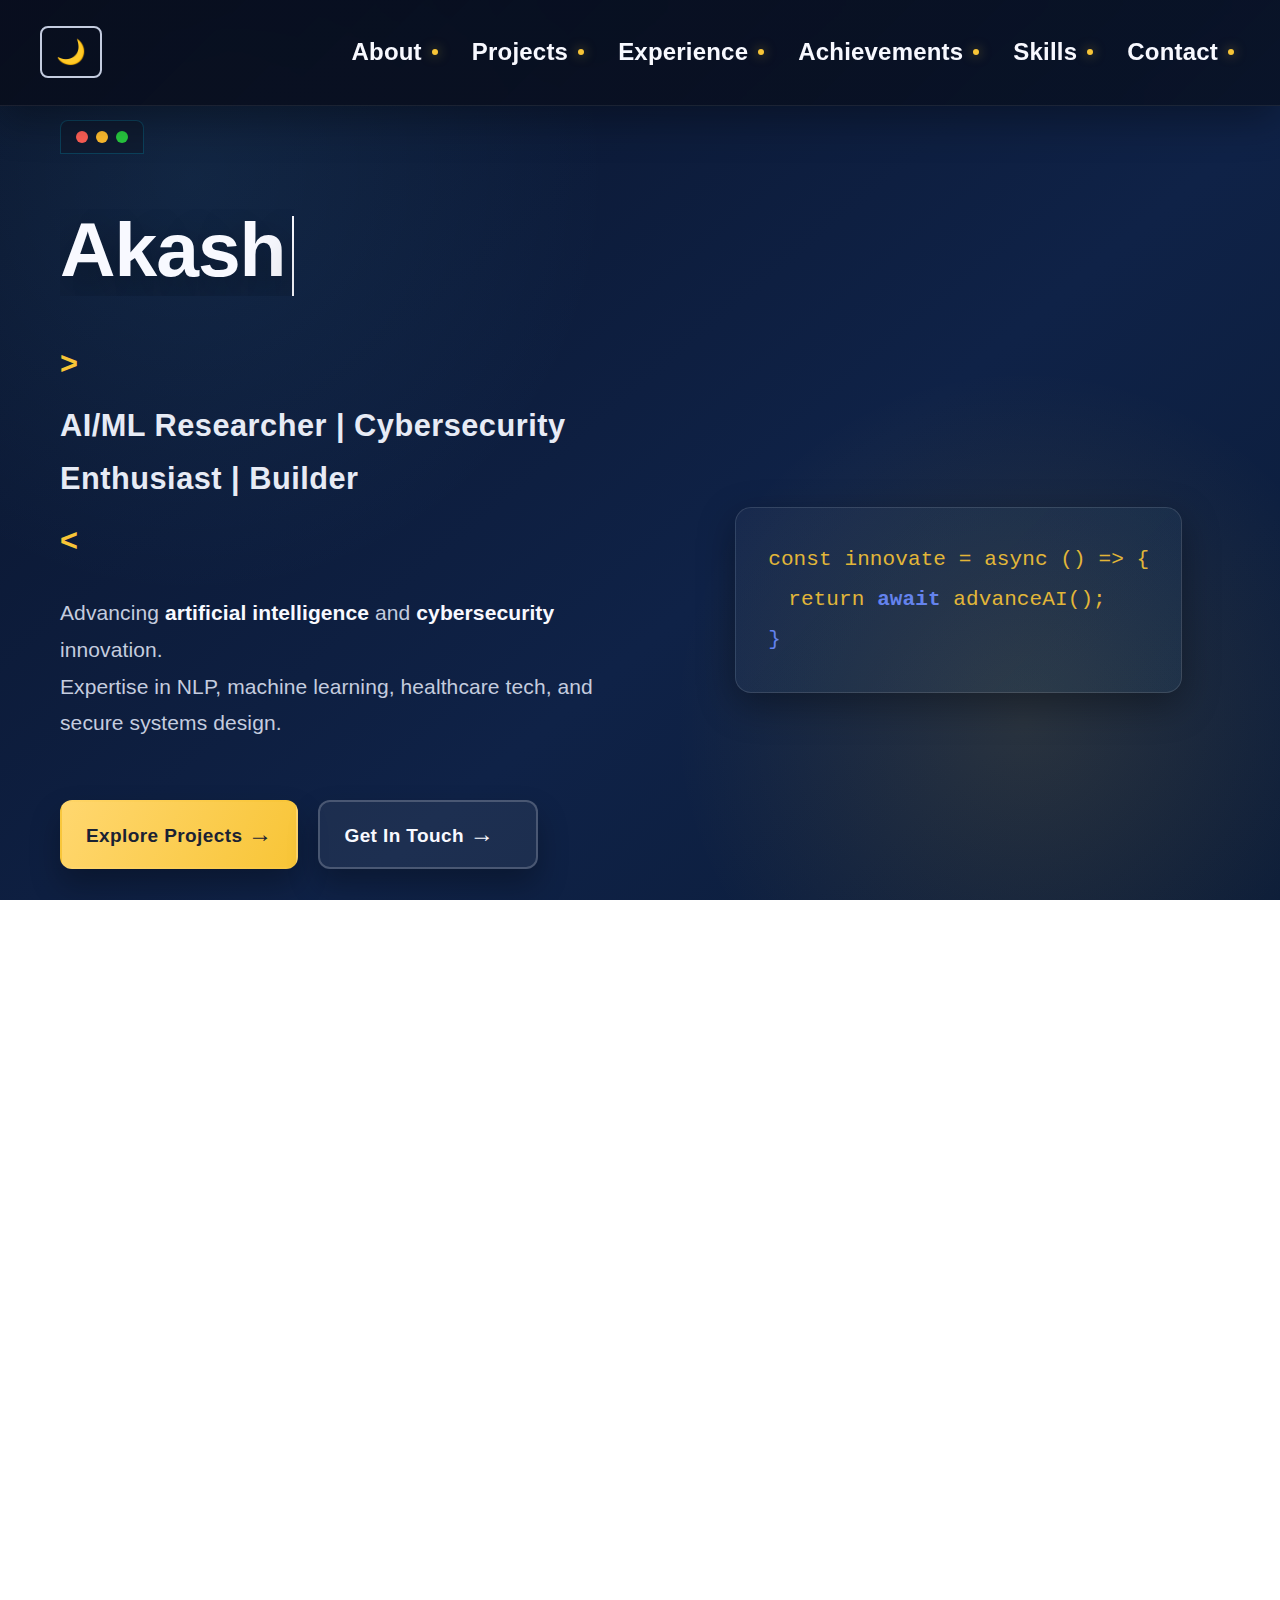
<file: index.html>
<!doctype html>
<html lang="en">
  <head>
    <meta charset="utf-8" />
    <meta name="viewport" content="width=device-width, initial-scale=1" />
    <title>Akash Arun Kumar Soumya — AI/ML Researcher & Cybersecurity Enthusiast</title>
    <meta name="description" content="AI/ML Researcher & Cybersecurity Enthusiast. Building intelligent systems, researching NLP, and exploring the intersection of AI and security." />
    <link rel="icon" href="favicon.svg" type="image/svg+xml">
    <link rel="stylesheet" href="styles.css">
  </head>
  <body>
    <!-- Floating Navigation Hub (Top Right) -->
    <nav class="nav-hub" aria-label="Main Navigation">
      <button id="themeToggle" class="btn btn-icon nav-icon" title="Toggle dark/light theme">🌙</button>
      <button id="menuToggle" class="btn btn-icon nav-menu-toggle" aria-expanded="true" title="Toggle menu">☰</button>
      <div class="nav-links">
        <a href="about.html" class="nav-link" data-page="about">
          <span class="nav-label">About</span>
          <span class="nav-icon-dot"></span>
        </a>
        <a href="projects.html" class="nav-link" data-page="projects">
          <span class="nav-label">Projects</span>
          <span class="nav-icon-dot"></span>
        </a>
        <a href="experience.html" class="nav-link" data-page="experience">
          <span class="nav-label">Experience</span>
          <span class="nav-icon-dot"></span>
        </a>
        <a href="achievements.html" class="nav-link" data-page="achievements">
          <span class="nav-label">Achievements</span>
          <span class="nav-icon-dot"></span>
        </a>
        <a href="skills.html" class="nav-link" data-page="skills">
          <span class="nav-label">Skills</span>
          <span class="nav-icon-dot"></span>
        </a>
        <a href="contact.html" class="nav-link" data-page="contact">
          <span class="nav-label">Contact</span>
          <span class="nav-icon-dot"></span>
        </a>
      </div>
    </nav>

    <div class="container">
      <main class="landing-page">
        <!-- Hero Section -->
        <section class="hero-section">
          <div class="hero-content">
            <div class="terminal-header">
              <span class="terminal-dot red"></span>
              <span class="terminal-dot yellow"></span>
              <span class="terminal-dot green"></span>
            </div>

            <h1 class="hero-title">
              <span class="typing-animation" data-text="Akash Arun Kumar Soumya"></span>
            </h1>
            
            <p class="hero-subtitle">
              <span class="code-bracket">&gt;</span> 
              AI/ML Researcher | Cybersecurity Enthusiast | Builder
              <span class="code-bracket">&lt;</span>
            </p>

            <div class="hero-description">
              <p>Advancing <span class="highlight-cyan">artificial intelligence</span> and <span class="highlight-purple">cybersecurity</span> innovation.</p>
              <p>Expertise in NLP, machine learning, healthcare tech, and secure systems design.</p>
            </div>

            <div class="cta-buttons">
              <a href="projects.html" class="btn btn-primary btn-large">
                <span class="btn-text">Explore Projects</span>
                <span class="btn-arrow">→</span>
              </a>
              <a href="contact.html" class="btn btn-secondary btn-large">
                <span class="btn-text">Get In Touch</span>
                <span class="btn-arrow">→</span>
              </a>
            </div>

            <div class="hero-stats">
              <div class="stat">
                <span class="stat-number">10+</span>
                <span class="stat-label">Work Roles</span>
              </div>
              <div class="stat">
                <span class="stat-number">4+</span>
                <span class="stat-label">Research Papers</span>
              </div>
              <div class="stat">
                <span class="stat-number">1</span>
                <span class="stat-label">Patent</span>
              </div>
            </div>
          </div>

          <div class="hero-visual">
            <div class="floating-code">
              <code>const innovate = async () => {</code>
              <code>  return <span class="keyword">await</span> advanceAI();</code>
              <code>}</code>
            </div>
          </div>
        </section>

        <!-- Quick Preview Cards -->
        <section class="preview-section">
          <h2 class="section-title">Quick Overview</h2>
          <div class="preview-grid">
            <a href="projects.html" class="preview-card">
              <div class="preview-icon">🚀</div>
              <h3>Featured Projects</h3>
              <p>ElderLink AR, AI/ML research, robotics, and healthcare innovation</p>
              <span class="card-link">Explore →</span>
            </a>
            <a href="achievements.html" class="preview-card">
              <div class="preview-icon">🏆</div>
              <h3>Achievements</h3>
              <p>10+ work roles, 4 research papers, 1 patent, and 3 published books</p>
              <span class="card-link">View →</span>
            </a>
            <a href="skills.html" class="preview-card">
              <div class="preview-icon">⚙️</div>
              <h3>Tech Stack</h3>
              <p>Python, C++, AI/ML, NLP, Streamlit, Firebase, and more</p>
              <span class="card-link">Learn →</span>
            </a>
            <a href="about.html" class="preview-card">
              <div class="preview-icon">👤</div>
              <h3>About Me</h3>
              <p>AI researcher, cybersecurity enthusiast, and lifelong learner</p>
              <span class="card-link">Read →</span>
            </a>
          </div>
        </section>

        <!-- Featured Highlight -->
        <section class="highlight-section">
          <div class="highlight-content">
            <span class="highlight-badge">Featured</span>
            <h2>ElderLink AR: Redefining Elderly Care</h2>
            <p>A personalized tech-based support system for elderly individuals in assisted living centers. Featuring custom AI chatbots for guided exercises and emotional support, plus AR live feedback for exercise monitoring.</p>
            <a href="projects.html" class="btn btn-primary">View My Work</a>
          </div>
        </section>
      </main>

      <!-- Footer -->
      <footer class="site-footer">
        <p class="muted">© <span id="year"></span> Akash Arun Kumar Soumya. Designed and built with HTML, CSS, and JavaScript.</p>
      </footer>
    </div>
    <script src="script.js"></script>
  </body>
</html>
</file>
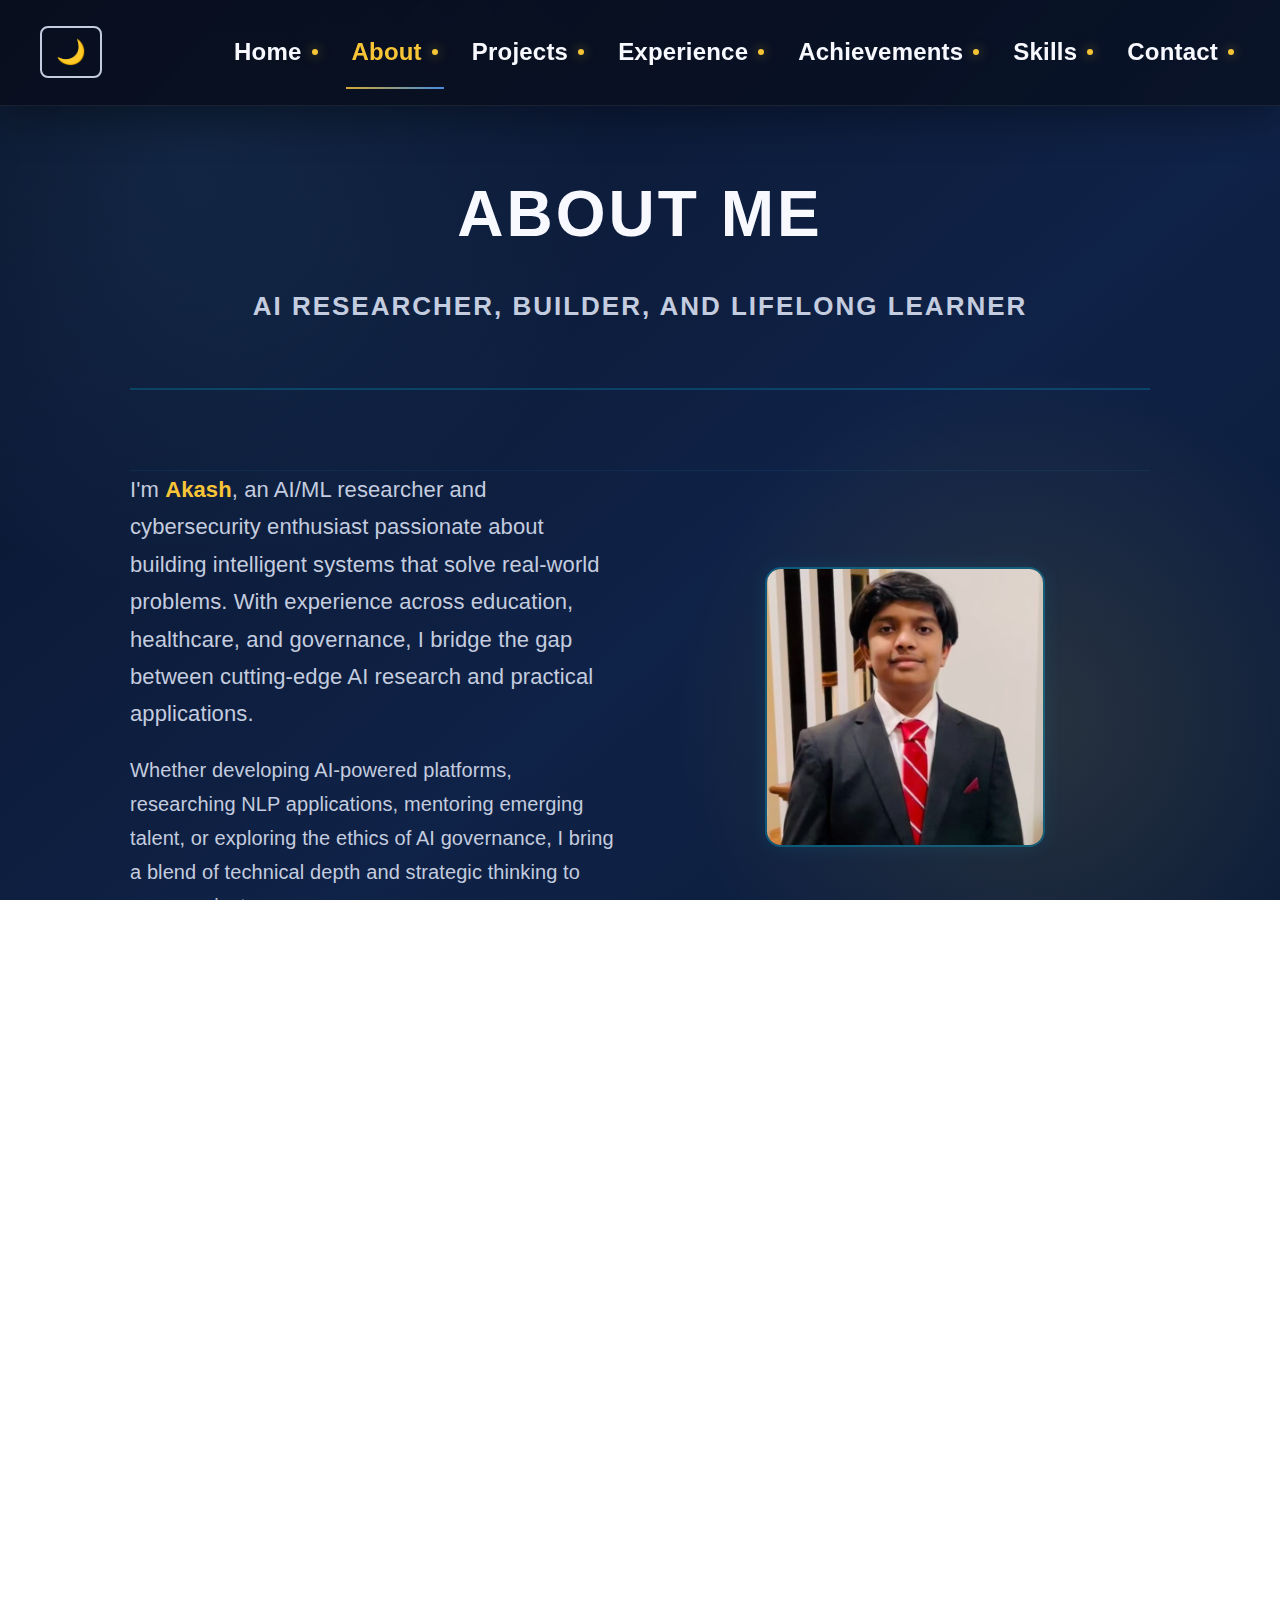
<file: about.html>
<!doctype html>
<html lang="en">
  <head>
    <meta charset="utf-8" />
    <meta name="viewport" content="width=device-width, initial-scale=1" />
    <title>About Akash — Full-Stack Engineer</title>
    <meta name="description" content="Learn about Akash, a software engineer specializing in distributed systems and scalable infrastructure." />
    <link rel="icon" href="favicon.svg" type="image/svg+xml">
    <link rel="stylesheet" href="styles.css">
  </head>
  <body>
    <!-- Floating Navigation Hub (Top Right) -->
    <nav class="nav-hub" aria-label="Main Navigation">
      <button id="themeToggle" class="btn btn-icon nav-icon" title="Toggle dark/light theme">🌙</button>
      <button id="menuToggle" class="btn btn-icon nav-menu-toggle" aria-expanded="true" title="Toggle menu">☰</button>
      <div class="nav-links">
        <a href="index.html" class="nav-link">
          <span class="nav-label">Home</span>
          <span class="nav-icon-dot"></span>
        </a>
        <a href="about.html" class="nav-link active">
          <span class="nav-label">About</span>
          <span class="nav-icon-dot"></span>
        </a>
        <a href="projects.html" class="nav-link">
          <span class="nav-label">Projects</span>
          <span class="nav-icon-dot"></span>
        </a>
        <a href="experience.html" class="nav-link">
          <span class="nav-label">Experience</span>
          <span class="nav-icon-dot"></span>
        </a>
        <a href="achievements.html" class="nav-link">
          <span class="nav-label">Achievements</span>
          <span class="nav-icon-dot"></span>
        </a>
        <a href="skills.html" class="nav-link">
          <span class="nav-label">Skills</span>
          <span class="nav-icon-dot"></span>
        </a>
        <a href="contact.html" class="nav-link">
          <span class="nav-label">Contact</span>
          <span class="nav-icon-dot"></span>
        </a>
      </div>
    </nav>

    <div class="container">
      <main class="page-content" role="main" aria-labelledby="page-title">
        <section class="page-hero">
          <h1 id="page-title">About Me</h1>
          <p class="page-subtitle">AI Researcher, Builder, and Lifelong Learner</p>
        </section>

        <!-- Profile Introduction Section -->
        <section class="content-section about-intro-section">
          <div class="about-intro-container">
            <div class="about-intro-text">
              <p style="font-size: 1.1rem; margin-bottom: 20px; color: var(--text-secondary); line-height: 1.7;">
                I'm <strong style="color: var(--primary);">Akash</strong>, an AI/ML researcher and cybersecurity enthusiast passionate about building intelligent systems that solve real-world problems. With experience across education, healthcare, and governance, I bridge the gap between cutting-edge AI research and practical applications.
              </p>
              <p style="font-size: 1rem; margin-bottom: 20px; color: var(--text-secondary); line-height: 1.7;">
                Whether developing AI-powered platforms, researching NLP applications, mentoring emerging talent, or exploring the ethics of AI governance, I bring a blend of technical depth and strategic thinking to every project.
              </p>
            </div>
            <div class="about-intro-image">
              <img src="Profile%20Pic.jpeg" alt="Akash Arun Kumar Soumya" class="profile-image">
            </div>
          </div>
        </section>

        <section class="content-section profile-section">
          <h2>Profile & Contact</h2>
          <div class="about-features-grid">
            <div class="about-feature">
              <h3>Name</h3>
              <p>Akash Arun Kumar Soumya</p>
            </div>
            <div class="about-feature">
              <h3>Location</h3>
              <p>Glen Allen, VA 23059</p>
            </div>
            <div class="about-feature">
              <h3>Phone</h3>
              <p>(804) 759-3829</p>
            </div>
            <div class="about-feature">
              <h3>Email</h3>
              <p>akashaks2010@gmail.com</p>
            </div>
            <div class="about-feature">
              <h3>LinkedIn</h3>
              <p><a href="https://www.linkedin.com/in/akasharunkumarsoumya" target="_blank" class="btn-link">linkedin.com/in/akasharunkumarsoumya</a></p>
            </div>
            <div class="about-feature">
              <h3>School</h3>
              <p>Maggie L. Walker Governor's School</p>
            </div>
          </div>
        </section>

        <section class="content-section">
          <h2>Role & Expertise</h2>
          <p style="margin-bottom: 20px; color: var(--text-secondary); font-size: 1.05rem;"><strong>Research Assistant</strong> • Versatile AI/Cybersecurity Enthusiast • Python • C++ • SQL</p>
          <h3 style="color: var(--primary); margin-top: 20px; margin-bottom: 12px; text-transform: uppercase; letter-spacing: 1px;">Core Competencies</h3>
          <div class="about-features-grid">
            <div class="about-feature">
              <h3>AI Integration</h3>
              <p>Building intelligent systems with AI/ML/NLP technologies</p>
            </div>
            <div class="about-feature">
              <h3>Project Management</h3>
              <p>Leading initiatives and managing technical teams</p>
            </div>
            <div class="about-feature">
              <h3>Technical Leadership</h3>
              <p>CTO and team lead experience across multiple organizations</p>
            </div>
            <div class="about-feature">
              <h3>Strategic Communications</h3>
              <p>Public speaking, thought leadership, and documentation</p>
            </div>
          </div>
        </section>

        <div class="cta-section">
          <a href="contact.html" class="btn btn-primary btn-large">
            <span class="btn-text">Let's Work Together</span>
            <span class="btn-arrow">→</span>
          </a>
        </div>
      </main>

      <!-- Footer -->
      <footer class="site-footer">
        <p class="muted">© <span id="year"></span> Akash. Designed and built with HTML, CSS, and JavaScript.</p>
      </footer>
    </div>
    <script src="script.js"></script>
  </body>
</html>
</file>
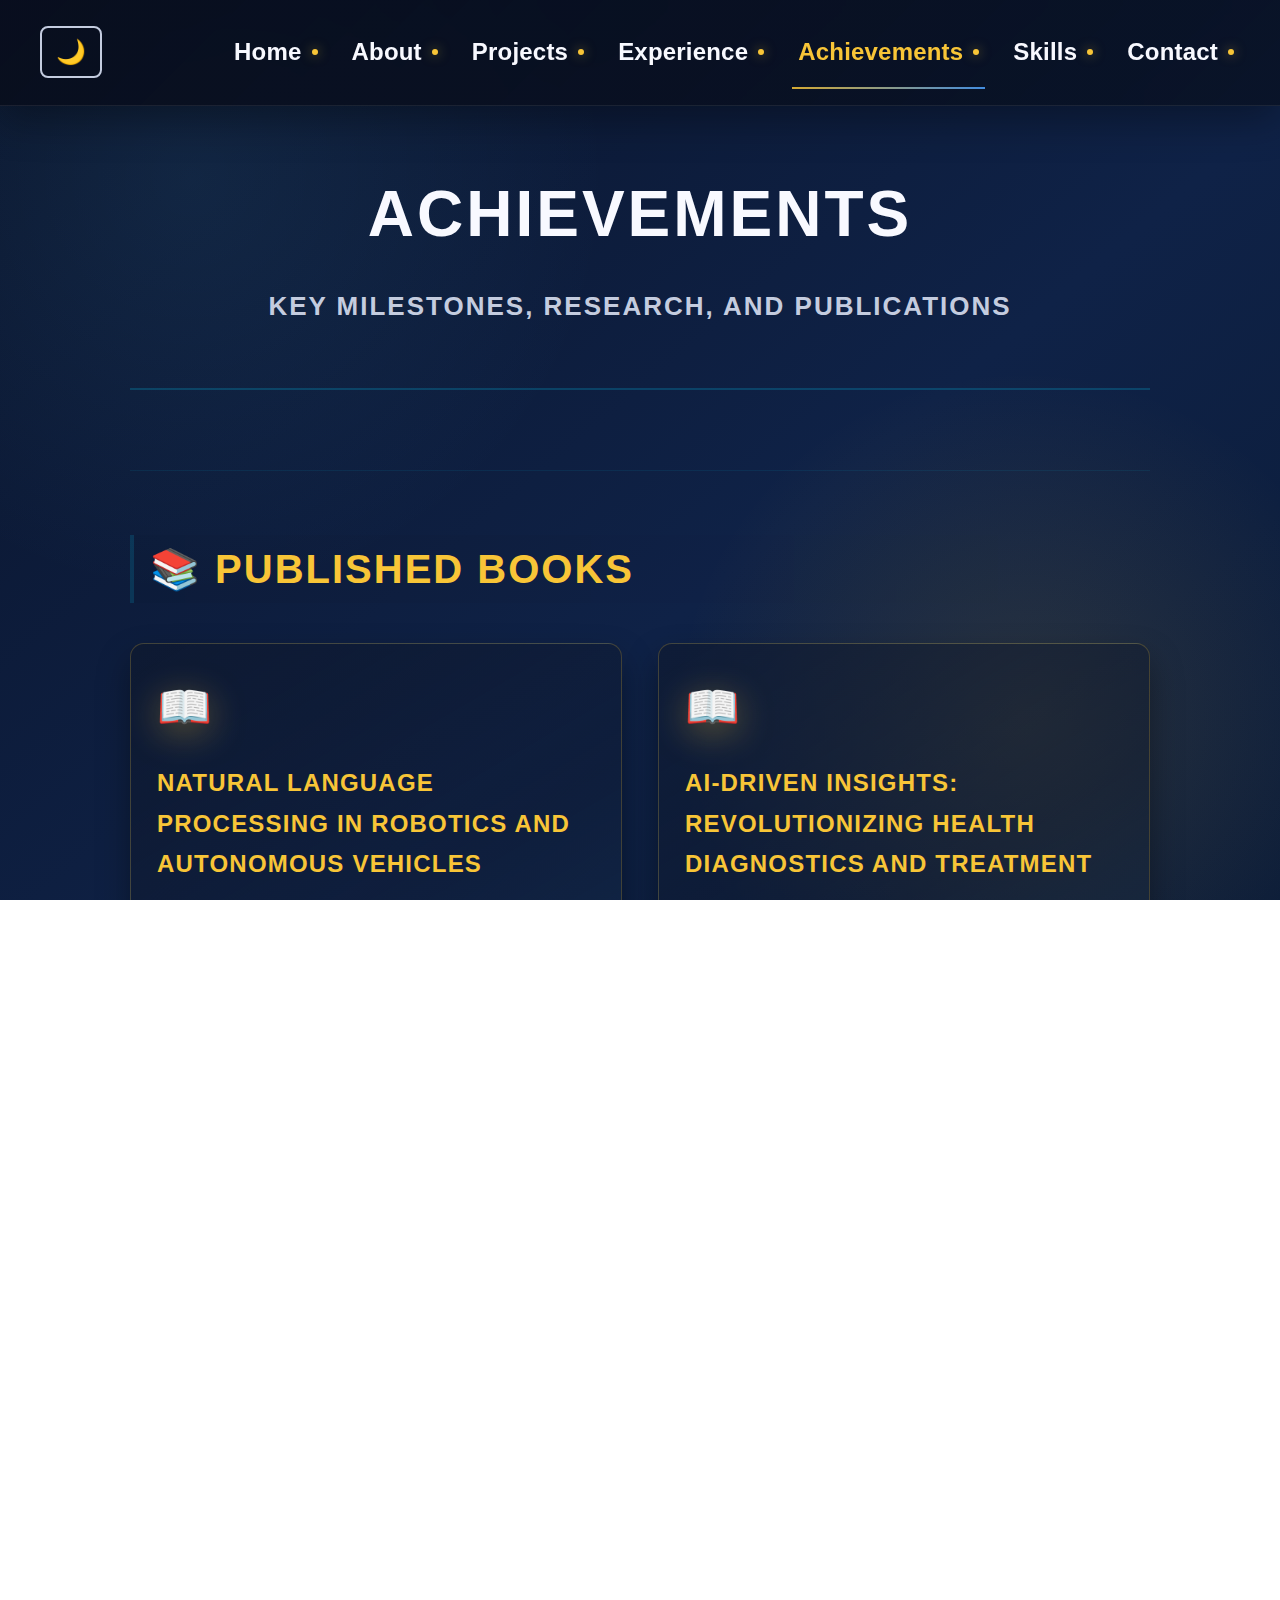
<file: achievements.html>
<!doctype html>
<html lang="en">
  <head>
    <meta charset="utf-8" />
    <meta name="viewport" content="width=device-width, initial-scale=1" />
    <title>Achievements — Akash's Portfolio</title>
    <meta name="description" content="Key achievements and milestones in system design, performance optimization, and infrastructure scaling." />
    <link rel="icon" href="favicon.svg" type="image/svg+xml">
    <link rel="stylesheet" href="styles.css">
  </head>
  <body>
    <!-- Floating Navigation Hub (Top Right) -->
    <nav class="nav-hub" aria-label="Main Navigation">
      <button id="themeToggle" class="btn btn-icon nav-icon" title="Toggle dark/light theme">🌙</button>
      <button id="menuToggle" class="btn btn-icon nav-menu-toggle" aria-expanded="true" title="Toggle menu">☰</button>
      <div class="nav-links">
        <a href="index.html" class="nav-link">
          <span class="nav-label">Home</span>
          <span class="nav-icon-dot"></span>
        </a>
        <a href="about.html" class="nav-link">
          <span class="nav-label">About</span>
          <span class="nav-icon-dot"></span>
        </a>
        <a href="projects.html" class="nav-link">
          <span class="nav-label">Projects</span>
          <span class="nav-icon-dot"></span>
        </a>
        <a href="experience.html" class="nav-link">
          <span class="nav-label">Experience</span>
          <span class="nav-icon-dot"></span>
        </a>
        <a href="achievements.html" class="nav-link active">
          <span class="nav-label">Achievements</span>
          <span class="nav-icon-dot"></span>
        </a>
        <a href="skills.html" class="nav-link">
          <span class="nav-label">Skills</span>
          <span class="nav-icon-dot"></span>
        </a>
        <a href="contact.html" class="nav-link">
          <span class="nav-label">Contact</span>
          <span class="nav-icon-dot"></span>
        </a>
      </div>
    </nav>

    <div class="container">
      <main class="page-content" role="main" aria-labelledby="page-title">
        <section class="page-hero">
          <h1 id="page-title">Achievements</h1>
          <p class="page-subtitle">Key milestones, research, and publications</p>
        </section>

        <!-- Books Section -->
        <section class="content-section">
          <h2>📚 Published Books</h2>
          <div class="achievement-boxes-grid">
            <div class="achievement-box">
              <span class="achievement-box-icon">📖</span>
              <h3>Natural Language Processing in Robotics and Autonomous Vehicles</h3>
              <span class="achievement-box-label">Published on Amazon</span>
              <p>Exploration of NLP techniques for human-robot interaction and autonomous systems.</p>
              <a href="https://www.amazon.com/Learning-Language-Processing-Robotics-Autonomous-ebook/dp/B0DN22X9Z1/ref=sr_1_4?crid=1YFAXNXH0T4AS&dib=eyJ2IjoiMSJ9.8-Bvx7DAvFl9g3Hh4XtQOFPR8ZOxEF2wAonNQXHYbyR3gdSYIj9lQs_PFF15XxD_18GVhiB4F5ih3uRMHsoM797bmEN1j768nS7hy8FGQYmy_7Anqc8zNiQxDeLgyKuJT_Htgz1u4hgNbZcOpYBHbS07nsHj_578itHkubQ5SxzhNVqneJmvHwXFfNQm7axl.71A5UQgD1MRegqzpfWWLevuOGR0NZLYFO5hOhuhslZI&dib_tag=se&keywords=python+for+machine+learning+akash&qid=1766816172&sprefix=python+for+machine+learning+akash%2Caps%2C99&sr=8-4" target="_blank" class="btn-link">View on Amazon →</a>
            </div>
            <div class="achievement-box">
              <span class="achievement-box-icon">📖</span>
              <h3>AI-DRIVEN INSIGHTS: REVOLUTIONIZING HEALTH DIAGNOSTICS AND TREATMENT</h3>
              <span class="achievement-box-label">Published on Amazon</span>
              <p>In-depth analysis of AI applications in healthcare diagnostics and patient treatment optimization.</p>
              <a href="https://www.amazon.com/AI-DRIVEN-INSIGHTS-REVOLUTIONIZING-DIAGNOSTICS-TREATMENT/dp/9361756605" target="_blank" class="btn-link">View on Amazon →</a>
            </div>
          </div>
        </section>

        <!-- Research Papers Section -->
        <section class="content-section">
          <h2>🔬 Research Papers</h2>
          <p style="margin-bottom: 20px; color: var(--text-secondary);">Published in IJSR (International Journal of Science and Research) and IJFMR</p>
          <div class="achievement-boxes-grid">
            <div class="achievement-box">
              <span class="achievement-box-icon">📑</span>
              <h3>Natural Language Processing in Robotics: Leveraging Python for Human-Robot Interaction</h3>
              <span class="achievement-box-label">IJSR Publication</span>
              <p>Comprehensive study on NLP techniques for robotics and autonomous systems using Python.</p>
              <a href="https://www.ijsr.net/getabstract.php?paperid=SR241021044213" target="_blank" class="btn-link">Read Paper →</a>
            </div>
            <div class="achievement-box">
              <span class="achievement-box-icon">📑</span>
              <h3>AI-Powered Strategies for Enhanced Email Security and Phishing Defense</h3>
              <span class="achievement-box-label">IJSR Publication</span>
              <p>Advanced AI strategies and machine learning approaches for email security and phishing threat mitigation.</p>
              <a href="https://www.ijsr.net/getabstract.php?paperid=SR241220090939" target="_blank" class="btn-link">Read Paper →</a>
            </div>
            <div class="achievement-box">
              <span class="achievement-box-icon">📑</span>
              <h3>The Intersection of AI and Blockchain for Enhanced Cybersecurity Measures</h3>
              <span class="achievement-box-label">IJFMR Publication</span>
              <p>Exploring how artificial intelligence and blockchain technology strengthen cybersecurity protocols and threat detection.</p>
              <a href="https://www.ijfmr.com/research-paper.php?id=37177" target="_blank" class="btn-link">Read Paper →</a>
            </div>
            <div class="achievement-box">
              <span class="achievement-box-icon">📑</span>
              <h3>The Role of Artificial Intelligence and Machine Learning Services in AWS, Google Cloud, and Azure</h3>
              <span class="achievement-box-label">IJFMR Publication</span>
              <p>Analysis of AI/ML services and capabilities across major cloud platforms for enterprise applications.</p>
              <a href="https://www.ijfmr.com/research-paper.php?id=40602" target="_blank" class="btn-link">Read Paper →</a>
            </div>
          </div>
        </section>

        <!-- Patents Section -->
        <section class="content-section">
          <h2>🏛️ Patents</h2>
          <div class="achievement-boxes-grid">
            <div class="achievement-box">
              <span class="achievement-box-icon">🏛️</span>
              <h3>Healthcare Robot with AI-Driven Features</h3>
              <span class="achievement-box-label">UK Patent • Design Application #6405536</span>
              <p>Patented innovation combining healthcare robotics with AI capabilities for improved patient care.</p>
            </div>
          </div>
        </section>

        <!-- Certifications Section -->
        <section class="content-section">
          <h2>🎓 Certifications</h2>
          <div class="achievement-boxes-grid">
            <div class="achievement-box">
              <span class="achievement-box-icon">🎓</span>
              <h3>W!se Certified Financially Literate™ (CFL™)</h3>
              <span class="achievement-box-label">Certification</span>
              <p>Advanced financial literacy and personal finance management certification.</p>
            </div>
            <div class="achievement-box">
              <span class="achievement-box-icon">🎓</span>
              <h3>Google AI Essentials Coursera</h3>
              <span class="achievement-box-label">Certification</span>
              <p>Comprehensive certification in AI fundamentals and applications through Google's learning platform.</p>
            </div>
          </div>
        </section>

        <!-- Awards Section -->
        <section class="content-section">
          <h2>🏆 Awards & Honors</h2>
          <div class="achievement-boxes-grid">
            <div class="achievement-box">
              <span class="achievement-box-icon">⭐</span>
              <h3>Congressional App Challenge Winner</h3>
              <span class="achievement-box-label">National Award</span>
              <p>Honored for innovation and development excellence in the Congressional App Challenge.</p>
            </div>
            <div class="achievement-box">
              <span class="achievement-box-icon">⭐</span>
              <h3>USACO Silver</h3>
              <span class="achievement-box-label">Competition Achievement</span>
              <p>Advanced competitive programming proficiency recognized through USA Computing Olympiad.</p>
            </div>
          </div>
        </section>

        <div class="cta-section">
          <a href="contact.html" class="btn btn-primary btn-large">
            <span class="btn-text">Start a Project Together</span>
            <span class="btn-arrow">→</span>
          </a>
        </div>
      </main>

      <!-- Footer -->
      <footer class="site-footer">
        <p class="muted">© <span id="year"></span> Akash. Designed & Built with code.</p>
      </footer>
    </div>
    <script src="script.js"></script>
  </body>
</html>
</file>
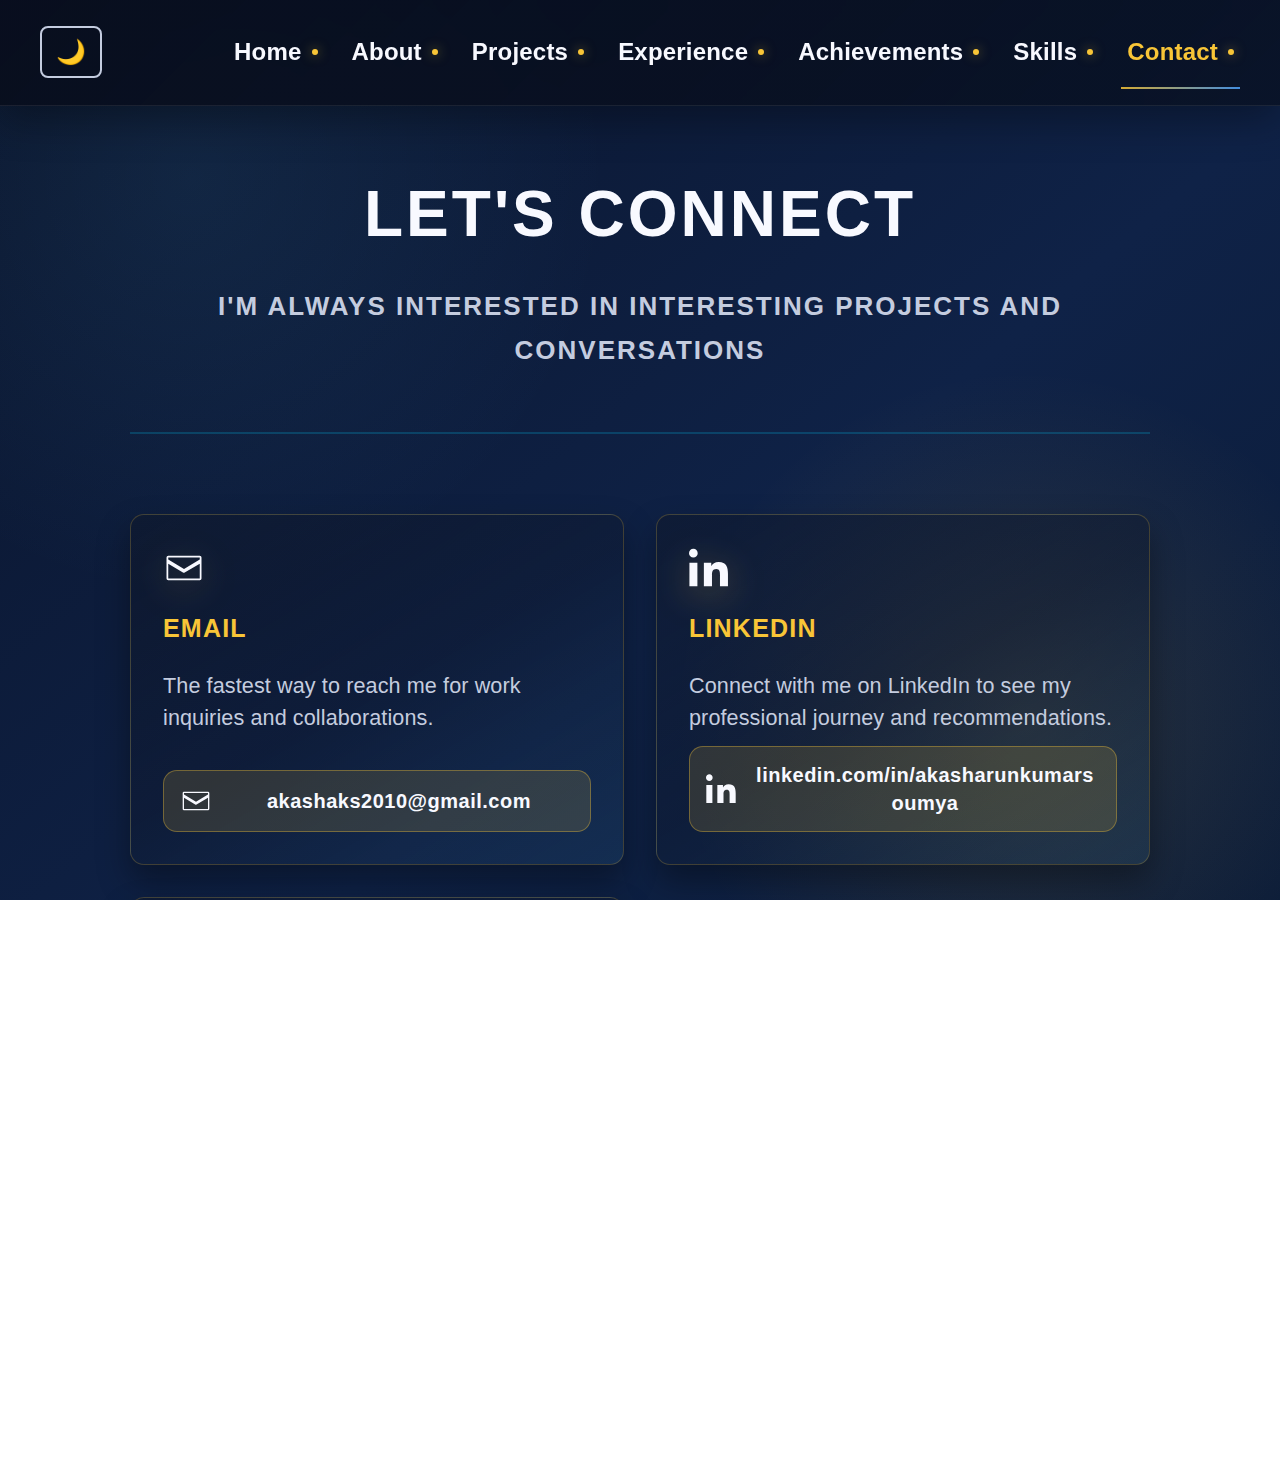
<file: contact.html>
<!doctype html>
<html lang="en">
  <head>
    <meta charset="utf-8" />
    <meta name="viewport" content="width=device-width, initial-scale=1" />
    <title>Contact — Akash</title>
    <meta name="description" content="Get in touch with Akash. Open to collaborations, projects, and technical discussions." />
    <link rel="icon" href="favicon.svg" type="image/svg+xml">
    <link rel="stylesheet" href="styles.css">
  </head>
  <body>
    <!-- Floating Navigation Hub (Top Right) -->
    <nav class="nav-hub" aria-label="Main Navigation">
      <button id="themeToggle" class="btn btn-icon nav-icon" title="Toggle dark/light theme">🌙</button>
      <button id="menuToggle" class="btn btn-icon nav-menu-toggle" aria-expanded="true" title="Toggle menu">☰</button>
      <div class="nav-links">
        <a href="index.html" class="nav-link">
          <span class="nav-label">Home</span>
          <span class="nav-icon-dot"></span>
        </a>
        <a href="about.html" class="nav-link">
          <span class="nav-label">About</span>
          <span class="nav-icon-dot"></span>
        </a>
        <a href="projects.html" class="nav-link">
          <span class="nav-label">Projects</span>
          <span class="nav-icon-dot"></span>
        </a>
        <a href="experience.html" class="nav-link">
          <span class="nav-label">Experience</span>
          <span class="nav-icon-dot"></span>
        </a>
        <a href="achievements.html" class="nav-link">
          <span class="nav-label">Achievements</span>
          <span class="nav-icon-dot"></span>
        </a>
        <a href="skills.html" class="nav-link">
          <span class="nav-label">Skills</span>
          <span class="nav-icon-dot"></span>
        </a>
        <a href="contact.html" class="nav-link active">
          <span class="nav-label">Contact</span>
          <span class="nav-icon-dot"></span>
        </a>
      </div>
    </nav>

    <div class="container">
      <main class="page-content" role="main" aria-labelledby="page-title">
        <section class="page-hero">
          <h1 id="page-title">Let's Connect</h1>
          <p class="page-subtitle">I'm always interested in interesting projects and conversations</p>
        </section>

        <section class="contact-section">
          <div class="achievement-boxes-grid">
            <div class="achievement-box">
              <span class="achievement-box-icon" aria-hidden="true">
                <svg class="contact-icon-img" viewBox="0 0 24 24" fill="currentColor">
                  <path d="M3 5h18a1 1 0 0 1 1 1v12a1 1 0 0 1-1 1H3a1 1 0 0 1-1-1V6a1 1 0 0 1 1-1zm0 2.2 9 5.3 9-5.3V6H3v1.2zm0 2.3V18h18V9.5l-8.6 5.1a1 1 0 0 1-1 0L3 9.5z"/>
                </svg>
              </span>
              <h3>Email</h3>
              <p>The fastest way to reach me for work inquiries and collaborations.</p>
              <a id="emailLink" href="mailto:akashaks2010@gmail.com" class="btn-link">
                <span class="btn-link-icon" aria-hidden="true">
                  <svg viewBox="0 0 24 24" fill="currentColor">
                    <path d="M3 5h18a1 1 0 0 1 1 1v12a1 1 0 0 1-1 1H3a1 1 0 0 1-1-1V6a1 1 0 0 1 1-1zm0 2.2 9 5.3 9-5.3V6H3v1.2zm0 2.3V18h18V9.5l-8.6 5.1a1 1 0 0 1-1 0L3 9.5z"/>
                  </svg>
                </span>
                <span class="btn-link-text">akashaks2010@gmail.com</span>
              </a>
            </div>

            <div class="achievement-box">
              <span class="achievement-box-icon" aria-hidden="true">
                <svg class="contact-icon-img" viewBox="0 0 24 24" fill="currentColor">
                  <path d="M4.98 3.5C4.98 4.88 3.86 6 2.5 6S0 4.88 0 3.5 1.12 1 2.5 1s2.48 1.12 2.48 2.5zM.24 8.98H4.8v13.5H.24zM8.5 8.98h4.22v1.86h.06c.59-1.12 2.03-2.32 4.19-2.32 4.47 0 5.29 2.95 5.29 6.79v7.17h-4.56v-6.36c0-1.52-.03-3.48-2.12-3.48-2.12 0-2.45 1.66-2.45 3.37v6.47H8.5z"/>
                </svg>
              </span>
              <h3>LinkedIn</h3>
              <p>Connect with me on LinkedIn to see my professional journey and recommendations.</p>
              <a href="https://www.linkedin.com/in/akasharunkumarsoumya" class="btn-link">
                <span class="btn-link-icon" aria-hidden="true">
                  <svg viewBox="0 0 24 24" fill="currentColor">
                    <path d="M4.98 3.5C4.98 4.88 3.86 6 2.5 6S0 4.88 0 3.5 1.12 1 2.5 1s2.48 1.12 2.48 2.5zM.24 8.98H4.8v13.5H.24zM8.5 8.98h4.22v1.86h.06c.59-1.12 2.03-2.32 4.19-2.32 4.47 0 5.29 2.95 5.29 6.79v7.17h-4.56v-6.36c0-1.52-.03-3.48-2.12-3.48-2.12 0-2.45 1.66-2.45 3.37v6.47H8.5z"/>
                  </svg>
                </span>
                <span class="btn-link-text">linkedin.com/in/akasharunkumarsoumya</span>
              </a>
            </div>

            <div class="achievement-box">
              <span class="achievement-box-icon" aria-hidden="true">
                <svg class="contact-icon-img" viewBox="0 0 24 24" fill="currentColor">
                  <path d="M12 .5c-6.35 0-11.5 5.15-11.5 11.5 0 5.08 3.29 9.38 7.86 10.9.58.1.79-.25.79-.56 0-.28-.01-1.02-.02-2-3.2.7-3.88-1.54-3.88-1.54-.53-1.34-1.29-1.7-1.29-1.7-1.06-.73.08-.72.08-.72 1.17.08 1.78 1.2 1.78 1.2 1.04 1.78 2.73 1.26 3.4.96.1-.75.41-1.26.75-1.55-2.55-.29-5.23-1.27-5.23-5.65 0-1.25.45-2.27 1.2-3.07-.12-.29-.52-1.46.11-3.05 0 0 .97-.31 3.18 1.18a11.1 11.1 0 0 1 5.8 0C17.47 4.97 18.44 5.28 18.44 5.28c.63 1.59.23 2.76.12 3.05.75.8 1.2 1.82 1.2 3.07 0 4.39-2.68 5.36-5.24 5.65.42.36.8 1.08.8 2.18 0 1.58-.02 2.86-.02 3.25 0 .31.21.67.8.56A11.52 11.52 0 0 0 23.5 12C23.5 5.65 18.35.5 12 .5z"/>
                </svg>
              </span>
              <h3>GitHub</h3>
              <p>Check out my open source contributions and personal projects.</p>
              <a href="https://github.com/akashaks2010" class="btn-link">
                <span class="btn-link-icon" aria-hidden="true">
                  <svg viewBox="0 0 24 24" fill="currentColor">
                    <path d="M12 .5c-6.35 0-11.5 5.15-11.5 11.5 0 5.08 3.29 9.38 7.86 10.9.58.1.79-.25.79-.56 0-.28-.01-1.02-.02-2-3.2.7-3.88-1.54-3.88-1.54-.53-1.34-1.29-1.7-1.29-1.7-1.06-.73.08-.72.08-.72 1.17.08 1.78 1.2 1.78 1.2 1.04 1.78 2.73 1.26 3.4.96.1-.75.41-1.26.75-1.55-2.55-.29-5.23-1.27-5.23-5.65 0-1.25.45-2.27 1.2-3.07-.12-.29-.52-1.46.11-3.05 0 0 .97-.31 3.18 1.18a11.1 11.1 0 0 1 5.8 0C17.47 4.97 18.44 5.28 18.44 5.28c.63 1.59.23 2.76.12 3.05.75.8 1.2 1.82 1.2 3.07 0 4.39-2.68 5.36-5.24 5.65.42.36.8 1.08.8 2.18 0 1.58-.02 2.86-.02 3.25 0 .31.21.67.8.56A11.52 11.52 0 0 0 23.5 12C23.5 5.65 18.35.5 12 .5z"/>
                  </svg>
                </span>
                <span class="btn-link-text">github.com/akashaks2010</span>
              </a>
            </div>
          </div>
        </section>


      </main>

      <!-- Footer -->
      <footer class="site-footer">
        <p class="muted">© <span id="year"></span> Akash. Designed & Built with code.</p>
      </footer>
    </div>
    <script src="script.js"></script>
  </body>
</html>
</file>
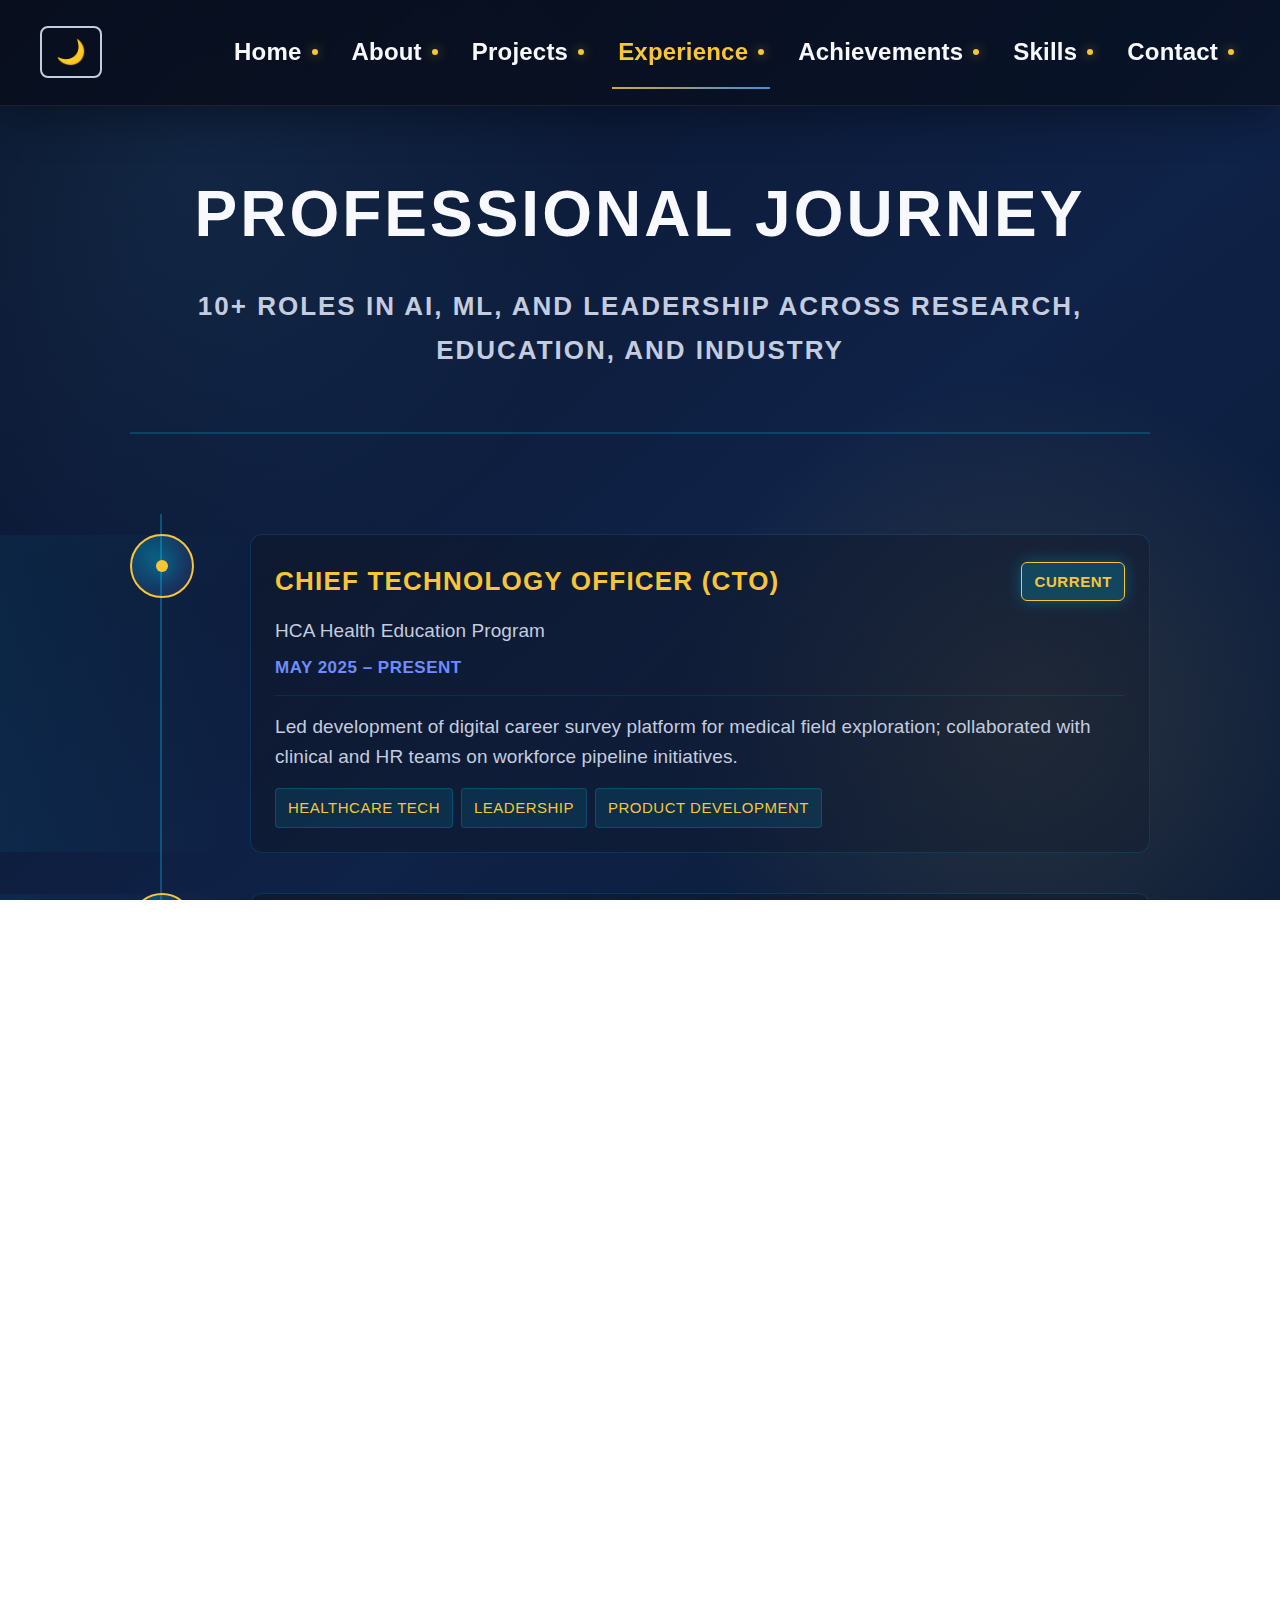
<file: experience.html>
<!doctype html>
<html lang="en">
  <head>
    <meta charset="utf-8" />
    <meta name="viewport" content="width=device-width, initial-scale=1" />
    <title>Experience — Akash</title>
    <meta name="description" content="My professional journey and work experience in AI, ML, and cybersecurity." />
    <link rel="icon" href="favicon.svg" type="image/svg+xml">
    <link rel="stylesheet" href="styles.css">
  </head>
  <body>
    <!-- Floating Navigation Hub (Top Right) -->
    <nav class="nav-hub" aria-label="Main Navigation">
      <button id="themeToggle" class="btn btn-icon nav-icon" title="Toggle dark/light theme">🌙</button>
      <button id="menuToggle" class="btn btn-icon nav-menu-toggle" aria-expanded="true" title="Toggle menu">☰</button>
      <div class="nav-links">
        <a href="index.html" class="nav-link">
          <span class="nav-label">Home</span>
          <span class="nav-icon-dot"></span>
        </a>
        <a href="about.html" class="nav-link">
          <span class="nav-label">About</span>
          <span class="nav-icon-dot"></span>
        </a>
        <a href="projects.html" class="nav-link">
          <span class="nav-label">Projects</span>
          <span class="nav-icon-dot"></span>
        </a>
        <a href="experience.html" class="nav-link active">
          <span class="nav-label">Experience</span>
          <span class="nav-icon-dot"></span>
        </a>
        <a href="achievements.html" class="nav-link">
          <span class="nav-label">Achievements</span>
          <span class="nav-icon-dot"></span>
        </a>
        <a href="skills.html" class="nav-link">
          <span class="nav-label">Skills</span>
          <span class="nav-icon-dot"></span>
        </a>
        <a href="contact.html" class="nav-link">
          <span class="nav-label">Contact</span>
          <span class="nav-icon-dot"></span>
        </a>
      </div>
    </nav>

    <div class="container">
      <main class="page-content" role="main" aria-labelledby="page-title">
        <section class="page-hero">
          <h1 id="page-title">Professional Journey</h1>
          <p class="page-subtitle">10+ roles in AI, ML, and leadership across research, education, and industry</p>
        </section>

        <section class="experience-timeline-section">
          <div class="timeline">
            <!-- Timeline Item 1 -->
            <div class="timeline-item">
              <div class="timeline-marker"></div>
              <div class="timeline-content">
                <div class="timeline-header">
                  <h3 class="timeline-title">Chief Technology Officer (CTO)</h3>
                  <span class="timeline-badge active">Current</span>
                </div>
                <div class="timeline-meta">
                  <span class="timeline-company">HCA Health Education Program</span>
                  <span class="timeline-period">May 2025 – Present</span>
                </div>
                <p class="timeline-description">Led development of digital career survey platform for medical field exploration; collaborated with clinical and HR teams on workforce pipeline initiatives.</p>
                <div class="timeline-tags">
                  <span class="tag">Healthcare Tech</span>
                  <span class="tag">Leadership</span>
                  <span class="tag">Product Development</span>
                </div>
              </div>
            </div>

            <!-- Timeline Item 2 -->
            <div class="timeline-item">
              <div class="timeline-marker"></div>
              <div class="timeline-content">
                <div class="timeline-header">
                  <h3 class="timeline-title">Tech Lead & Tutor</h3>
                  <span class="timeline-badge">Current</span>
                </div>
                <div class="timeline-meta">
                  <span class="timeline-company">Next Step Scholars</span>
                  <span class="timeline-period">May 2025 – Present</span>
                </div>
                <p class="timeline-description">Designed and maintained website; provided tutoring in math, english, programming, and mentored students in STEM fields.</p>
                <div class="timeline-tags">
                  <span class="tag">Web Design</span>
                  <span class="tag">Tutoring</span>
                  <span class="tag">Mentoring</span>
                </div>
              </div>
            </div>

            <!-- Timeline Item 3 -->
            <div class="timeline-item">
              <div class="timeline-marker"></div>
              <div class="timeline-content">
                <div class="timeline-header">
                  <h3 class="timeline-title">District Lead</h3>
                  <span class="timeline-badge">Current</span>
                </div>
                <div class="timeline-meta">
                  <span class="timeline-company">Xcelerate NC</span>
                  <span class="timeline-period">January 2025 – Present</span>
                </div>
                <p class="timeline-description">Oversaw curriculum development for ~50 students in math, public speaking, and programming; trained instructors for consistent quality.</p>
                <div class="timeline-tags">
                  <span class="tag">Education</span>
                  <span class="tag">Leadership</span>
                  <span class="tag">Curriculum</span>
                </div>
              </div>
            </div>

            <!-- Timeline Item 4 -->
            <div class="timeline-item">
              <div class="timeline-marker"></div>
              <div class="timeline-content">
                <div class="timeline-header">
                  <h3 class="timeline-title">Software Engineering / Database Intern</h3>
                  <span class="timeline-badge">Internship</span>
                </div>
                <div class="timeline-meta">
                  <span class="timeline-company">Chptr</span>
                  <span class="timeline-period">June 2025 – August 2025</span>
                </div>
                <p class="timeline-description">Developed Python automation scripts and SQL queries for data management, improving workflow efficiency and data integrity.</p>
                <div class="timeline-tags">
                  <span class="tag">Python</span>
                  <span class="tag">SQL</span>
                  <span class="tag">Database</span>
                </div>
              </div>
            </div>

            <!-- Timeline Item 5 -->
            <div class="timeline-item">
              <div class="timeline-marker"></div>
              <div class="timeline-content">
                <div class="timeline-header">
                  <h3 class="timeline-title">AI/ML Intern</h3>
                  <span class="timeline-badge">Internship</span>
                </div>
                <div class="timeline-meta">
                  <span class="timeline-company">BetterMind Labs</span>
                  <span class="timeline-period">June 2025 – July 2025</span>
                </div>
                <p class="timeline-description">Developed prototype for detecting misleading health claims using Python, Streamlit, and Gemini API for verification against WHO/CDC sources.</p>
                <div class="timeline-tags">
                  <span class="tag">AI/ML</span>
                  <span class="tag">Healthcare</span>
                  <span class="tag">Streamlit</span>
                </div>
              </div>
            </div>

            <!-- Timeline Item 6 -->
            <div class="timeline-item">
              <div class="timeline-marker"></div>
              <div class="timeline-content">
                <div class="timeline-header">
                  <h3 class="timeline-title">AI Curriculum Development / Education Intern</h3>
                  <span class="timeline-badge">Internship</span>
                </div>
                <div class="timeline-meta">
                  <span class="timeline-company">EliteMinds</span>
                  <span class="timeline-period">April 2025 – June 2025</span>
                </div>
                <p class="timeline-description">Designed educational curricula for AI workshops covering Python, Generative AI, API integration, and Streamlit development.</p>
                <div class="timeline-tags">
                  <span class="tag">Education</span>
                  <span class="tag">AI</span>
                  <span class="tag">Curriculum</span>
                </div>
              </div>
            </div>

            <!-- Timeline Item 7 -->
            <div class="timeline-item">
              <div class="timeline-marker"></div>
              <div class="timeline-content">
                <div class="timeline-header">
                  <h3 class="timeline-title">AI/ML Intern</h3>
                  <span class="timeline-badge">Internship</span>
                </div>
                <div class="timeline-meta">
                  <span class="timeline-company">Harvard School of Engineering</span>
                  <span class="timeline-period">July 2025 – August 2025</span>
                </div>
                <p class="timeline-description">Researched AI workflow automation tools in the energy industry; developed solutions for Rayfield Systems to address leasing challenges.</p>
                <div class="timeline-tags">
                  <span class="tag">AI/ML</span>
                  <span class="tag">Research</span>
                  <span class="tag">Energy Tech</span>
                </div>
              </div>
            </div>

            <!-- Timeline Item 8 -->
            <div class="timeline-item">
              <div class="timeline-marker"></div>
              <div class="timeline-content">
                <div class="timeline-header">
                  <h3 class="timeline-title">AI Governance Research Correspondent</h3>
                  <span class="timeline-badge">Research</span>
                </div>
                <div class="timeline-meta">
                  <span class="timeline-company">Perrin Institution</span>
                  <span class="timeline-period">June 2025 – August 2025</span>
                </div>
                <p class="timeline-description">Authored articles on AI governance exploring ethical frameworks, regulation, and global policy implications for public discourse.</p>
                <div class="timeline-tags">
                  <span class="tag">Research</span>
                  <span class="tag">AI Governance</span>
                  <span class="tag">Writing</span>
                </div>
              </div>
            </div>

            <!-- Timeline Item 9 -->
            <div class="timeline-item">
              <div class="timeline-marker"></div>
              <div class="timeline-content">
                <div class="timeline-header">
                  <h3 class="timeline-title">Chief Accountability Officer (CAO)</h3>
                  <span class="timeline-badge">Leadership</span>
                </div>
                <div class="timeline-meta">
                  <span class="timeline-company">James River Academy of Diplomacy</span>
                  <span class="timeline-period">April 2024 – Present</span>
                </div>
                <p class="timeline-description">Spearhead MUN and programming initiatives for 100+ underprivileged students, ensuring equitable education and high engagement.</p>
                <div class="timeline-tags">
                  <span class="tag">Leadership</span>
                  <span class="tag">Education</span>
                  <span class="tag">Community</span>
                </div>
              </div>
            </div>
          </div>
        </section>

        <div class="cta-section">
          <a href="contact.html" class="btn btn-primary btn-large">
            <span class="btn-text">Let's Work Together</span>
            <span class="btn-arrow">→</span>
          </a>
        </div>
      </main>

      <!-- Footer -->
      <footer class="site-footer">
        <p class="muted">© <span id="year"></span> Akash. Designed & Built with code.</p>
      </footer>
    </div>
    <script src="script.js"></script>
  </body>
</html>
</file>
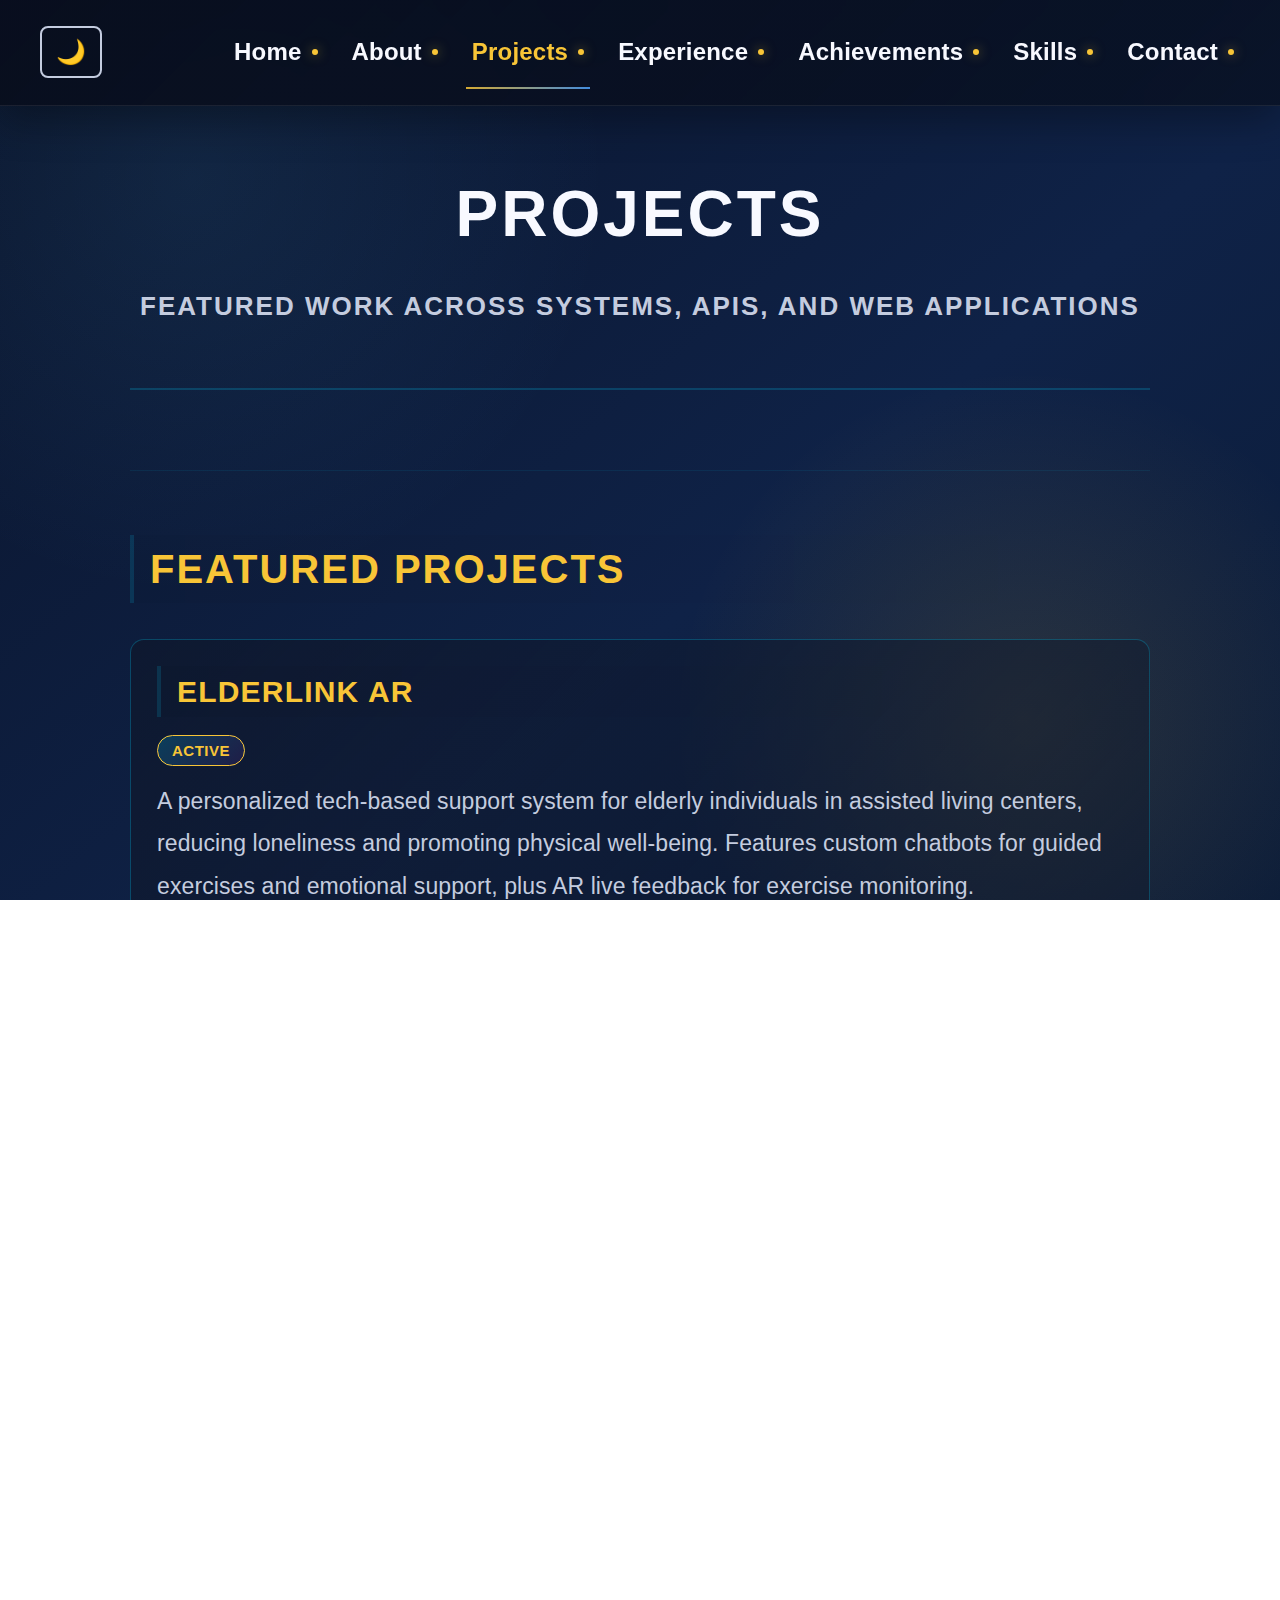
<file: projects.html>
<!doctype html>
<html lang="en">
  <head>
    <meta charset="utf-8" />
    <meta name="viewport" content="width=device-width, initial-scale=1" />
    <title>Projects — Akash's Portfolio</title>
    <meta name="description" content="Featured projects showcasing scalable systems, APIs, and web applications." />
    <link rel="icon" href="favicon.svg" type="image/svg+xml">
    <link rel="stylesheet" href="styles.css">
  </head>
  <body>
    <!-- Floating Navigation Hub (Top Right) -->
    <nav class="nav-hub" aria-label="Main Navigation">
      <button id="themeToggle" class="btn btn-icon nav-icon" title="Toggle dark/light theme">🌙</button>
      <button id="menuToggle" class="btn btn-icon nav-menu-toggle" aria-expanded="true" title="Toggle menu">☰</button>
      <div class="nav-links">
        <a href="index.html" class="nav-link">
          <span class="nav-label">Home</span>
          <span class="nav-icon-dot"></span>
        </a>
        <a href="about.html" class="nav-link">
          <span class="nav-label">About</span>
          <span class="nav-icon-dot"></span>
        </a>
        <a href="projects.html" class="nav-link active">
          <span class="nav-label">Projects</span>
          <span class="nav-icon-dot"></span>
        </a>
        <a href="experience.html" class="nav-link">
          <span class="nav-label">Experience</span>
          <span class="nav-icon-dot"></span>
        </a>
        <a href="achievements.html" class="nav-link">
          <span class="nav-label">Achievements</span>
          <span class="nav-icon-dot"></span>
        </a>
        <a href="skills.html" class="nav-link">
          <span class="nav-label">Skills</span>
          <span class="nav-icon-dot"></span>
        </a>
        <a href="contact.html" class="nav-link">
          <span class="nav-label">Contact</span>
          <span class="nav-icon-dot"></span>
        </a>
      </div>
    </nav>

    <div class="container">
      <main class="page-content" role="main" aria-labelledby="page-title">
        <section class="page-hero">
          <h1 id="page-title">Projects</h1>
          <p class="page-subtitle">Featured work across systems, APIs, and web applications</p>
        </section>

        <section class="content-section">
          <h2>Featured Projects</h2>
          <div class="projects-grid">
            <article class="project-card-enhanced">
              <h2>ElderLink AR</h2>
              <p><span class="badge">Active</span></p>
              <p>A personalized tech-based support system for elderly individuals in assisted living centers, reducing loneliness and promoting physical well-being. Features custom chatbots for guided exercises and emotional support, plus AR live feedback for exercise monitoring.</p>
              <div class="project-meta">
                <div class="project-meta-item">
                  <span class="project-meta-value">2</span>
                  <span class="project-meta-label">Chatbots</span>
                </div>
                <div class="project-meta-item">
                  <span class="project-meta-value">AR</span>
                  <span class="project-meta-label">Enabled</span>
                </div>
                <div class="project-meta-item">
                  <span class="project-meta-value">Pilot</span>
                  <span class="project-meta-label">Ready</span>
                </div>
              </div>
              <p style="margin-top: 12px;"><span class="tag">Swift</span> <span class="tag">Kotlin</span> <span class="tag">AR</span> <span class="tag">AI Chatbots</span></p>
            </article>
          </div>
        </section>
          <div class="projects-grid">
            <article class="project-card-enhanced">
              <h2>AI/ML Research & Development</h2>
              <p><span class="badge">Active</span></p>
              <p>Conducting cutting-edge research in Natural Language Processing and Machine Learning applications. Developing AI-powered solutions for robotics, healthcare diagnostics, and cybersecurity. Published papers and patents in emerging AI technologies.</p>
              <div class="project-meta">
                <div class="project-meta-item">
                  <span class="project-meta-value">4+</span>
                  <span class="project-meta-label">Papers</span>
                </div>
                <div class="project-meta-item">
                  <span class="project-meta-value">1+</span>
                  <span class="project-meta-label">Patents</span>
                </div>
                <div class="project-meta-item">
                  <span class="project-meta-value">NLP/AI</span>
                  <span class="project-meta-label">Focus</span>
                </div>
              </div>
              <p style="margin-top: 12px;"><span class="tag">Python</span> <span class="tag">TensorFlow</span> <span class="tag">NLP</span> <span class="tag">ML</span> <span class="tag">Research</span></p>
            </article>
          </div>
        </section>

        <section class="content-section">
          <h2>Educational Initiatives</h2>
          <div class="projects-grid">
            <article class="project-card-enhanced">
              <h2>AI Curriculum Development</h2>
              <p><span class="badge">Active</span></p>
              <p>Designed and developed comprehensive AI/ML curriculum materials for educational programs. Created hands-on learning modules and mentorship programs for emerging AI talent across multiple institutions.</p>
              <div class="project-meta">
                <div class="project-meta-item">
                  <span class="project-meta-value">3+</span>
                  <span class="project-meta-label">Institutions</span>
                </div>
                <div class="project-meta-item">
                  <span class="project-meta-value">50+</span>
                  <span class="project-meta-label">Students</span>
                </div>
                <div class="project-meta-item">
                  <span class="project-meta-value">Ed</span>
                  <span class="project-meta-label">Tech</span>
                </div>
              </div>
              <p style="margin-top: 12px;"><span class="tag">Python</span> <span class="tag">Streamlit</span> <span class="tag">Education</span> <span class="tag">Mentoring</span></p>
            </article>
          </div>
        </section>

        <section class="content-section">
          <h2>Robotics & Autonomous Systems</h2>
          <div class="projects-grid">
            <article class="project-card-enhanced">
              <h2>Healthcare Robot with AI Features</h2>
              <p><span class="badge">Patent UK #6405536</span></p>
              <p>Designed an intelligent healthcare robot with AI-driven features for patient care and health diagnostics. Implemented natural language processing for human-robot interaction and automated health monitoring systems.</p>
              <div class="project-meta">
                <div class="project-meta-item">
                  <span class="project-meta-value">UK Patent</span>
                  <span class="project-meta-label">6405536</span>
                </div>
                <div class="project-meta-item">
                  <span class="project-meta-value">NLP</span>
                  <span class="project-meta-label">Enabled</span>
                </div>
                <div class="project-meta-item">
                  <span class="project-meta-value">Health</span>
                  <span class="project-meta-label">Tech</span>
                </div>
              </div>
              <p style="margin-top: 12px;"><span class="tag">AI</span> <span class="tag">NLP</span> <span class="tag">Robotics</span> <span class="tag">Healthcare</span></p>
            </article>
          </div>
        </section>

        <section class="content-section">
          <h2>Cybersecurity & Data Protection</h2>
          <div class="projects-grid">
            <article class="project-card-enhanced">
              <h2>AI-Powered Email Security System</h2>
              <p><span class="badge">Research</span></p>
              <p>Developed advanced AI-powered email security system utilizing machine learning for phishing detection and threat analysis. Research published on AI strategies for enhanced email security and defense mechanisms.</p>
              <div class="project-meta">
                <div class="project-meta-item">
                  <span class="project-meta-value">Published</span>
                  <span class="project-meta-label">Research</span>
                </div>
                <div class="project-meta-item">
                  <span class="project-meta-value">AI/ML</span>
                  <span class="project-meta-label">Detection</span>
                </div>
                <div class="project-meta-item">
                  <span class="project-meta-value">Security</span>
                  <span class="project-meta-label">Focus</span>
                </div>
              </div>
              <p style="margin-top: 12px;"><span class="tag">Python</span> <span class="tag">ML</span> <span class="tag">Security</span> <span class="tag">AI</span></p>
            </article>
          </div>
        </section>

        <section class="content-section">
          <h2>Blockchain & Web3</h2>
          <div class="projects-grid">
            <article class="project-card-enhanced">
              <h2>AI & Blockchain Security Research</h2>
              <p><span class="badge">Research</span></p>
              <p>Researching the intersection of AI and blockchain technology for enhanced cybersecurity. Exploring how machine learning and distributed ledger technology can strengthen security protocols and threat detection systems.</p>
              <div class="project-meta">
                <div class="project-meta-item">
                  <span class="project-meta-value">1+</span>
                  <span class="project-meta-label">Papers</span>
                </div>
                <div class="project-meta-item">
                  <span class="project-meta-value">AI</span>
                  <span class="project-meta-label">Blockchain</span>
                </div>
                <div class="project-meta-item">
                  <span class="project-meta-value">Security</span>
                  <span class="project-meta-label">Research</span>
                </div>
              </div>
              <p style="margin-top: 12px;"><span class="tag">Blockchain</span> <span class="tag">AI</span> <span class="tag">Cryptography</span> <span class="tag">Security</span></p>
            </article>
          </div>
        </section>

        <div class="cta-section">
          <a href="contact.html" class="btn btn-primary btn-large">
            <span class="btn-text">Interested in Collaboration?</span>
            <span class="btn-arrow">→</span>
          </a>
        </div>
      </main>

      <!-- Footer -->
      <footer class="site-footer">
        <p class="muted">© <span id="year"></span> Akash. Designed & Built with code.</p>
      </footer>
    </div>
    <script src="script.js"></script>
  </body>
</html>
</file>
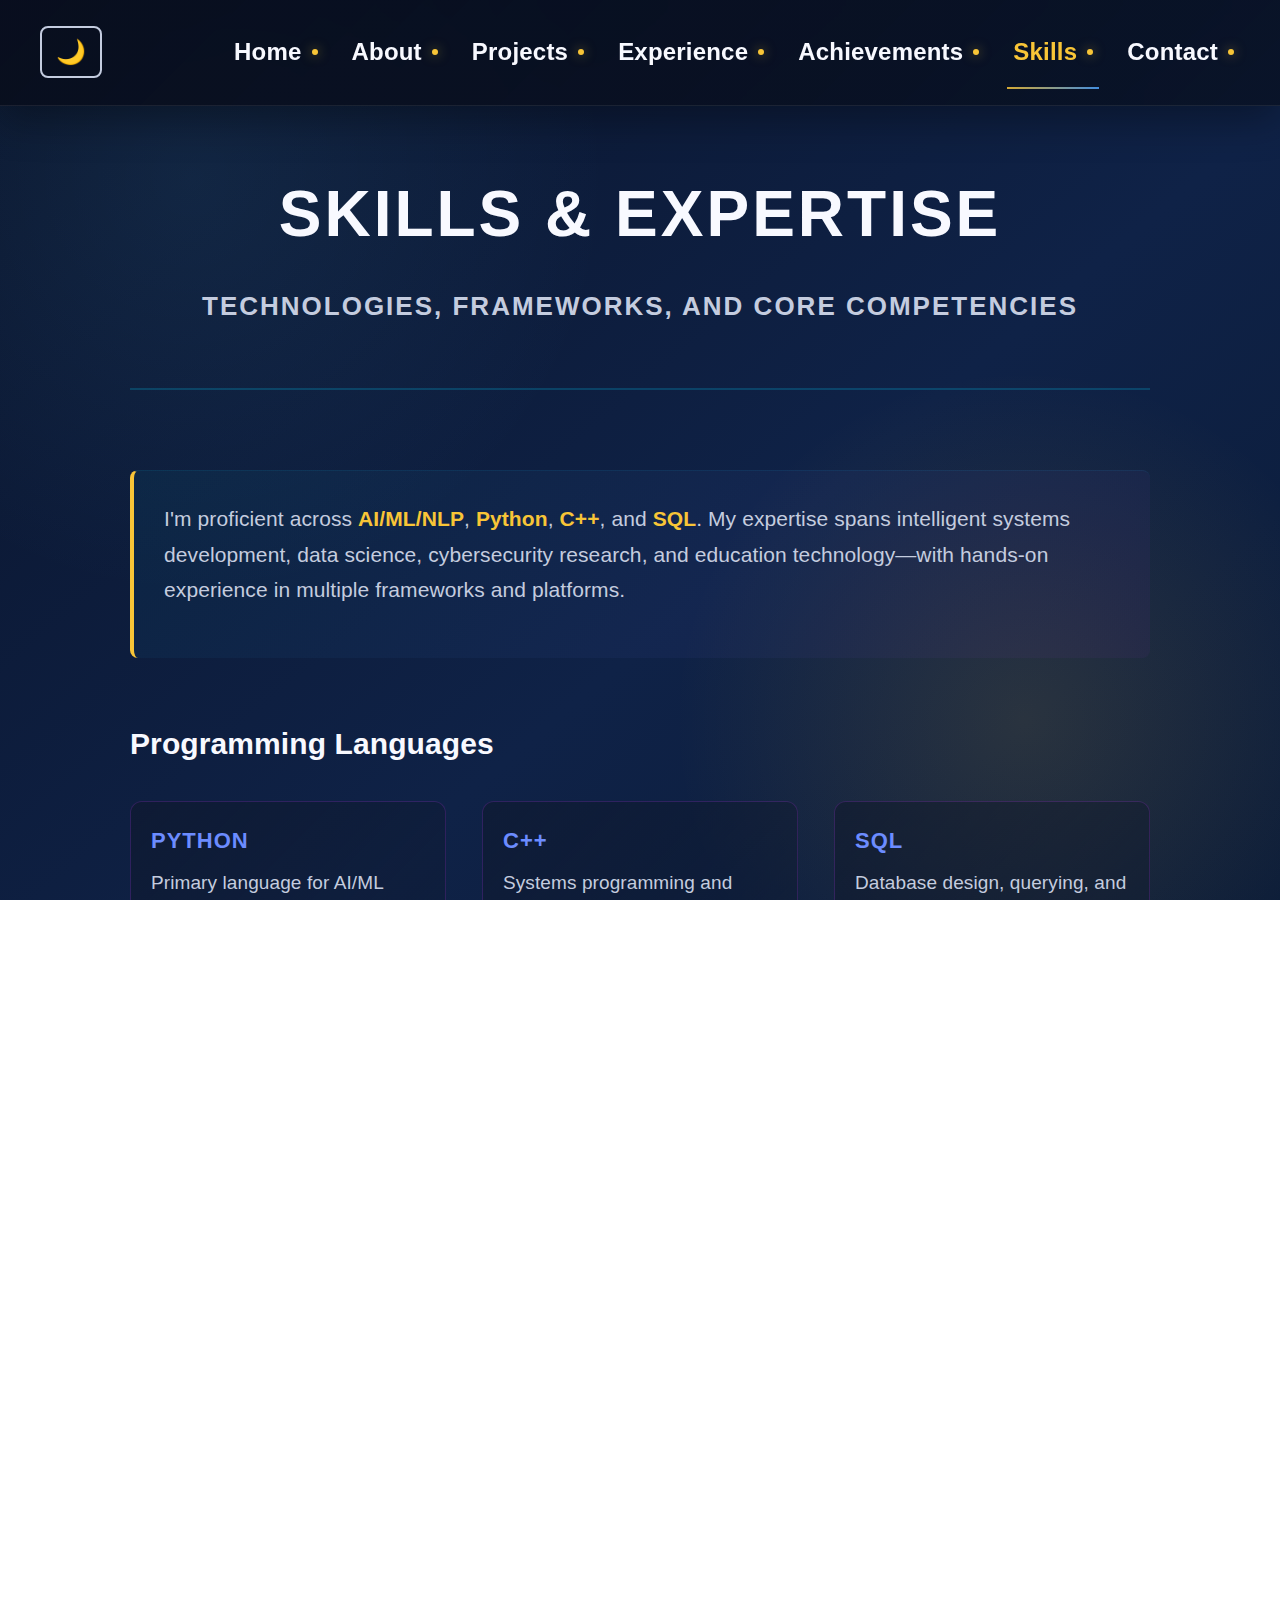
<file: skills.html>
<!doctype html>
<html lang="en">
  <head>
    <meta charset="utf-8" />
    <meta name="viewport" content="width=device-width, initial-scale=1" />
    <title>Skills — Akash's Tech Stack</title>
    <meta name="description" content="Technical expertise in systems design, cloud architecture, and full-stack development." />
    <link rel="icon" href="favicon.svg" type="image/svg+xml">
    <link rel="stylesheet" href="styles.css">
  </head>
  <body>
    <!-- Floating Navigation Hub (Top Right) -->
    <nav class="nav-hub" aria-label="Main Navigation">
      <button id="themeToggle" class="btn btn-icon nav-icon" title="Toggle dark/light theme">🌙</button>
      <button id="menuToggle" class="btn btn-icon nav-menu-toggle" aria-expanded="true" title="Toggle menu">☰</button>
      <div class="nav-links">
        <a href="index.html" class="nav-link">
          <span class="nav-label">Home</span>
          <span class="nav-icon-dot"></span>
        </a>
        <a href="about.html" class="nav-link">
          <span class="nav-label">About</span>
          <span class="nav-icon-dot"></span>
        </a>
        <a href="projects.html" class="nav-link">
          <span class="nav-label">Projects</span>
          <span class="nav-icon-dot"></span>
        </a>
        <a href="experience.html" class="nav-link">
          <span class="nav-label">Experience</span>
          <span class="nav-icon-dot"></span>
        </a>
        <a href="achievements.html" class="nav-link">
          <span class="nav-label">Achievements</span>
          <span class="nav-icon-dot"></span>
        </a>
        <a href="skills.html" class="nav-link active">
          <span class="nav-label">Skills</span>
          <span class="nav-icon-dot"></span>
        </a>
        <a href="contact.html" class="nav-link">
          <span class="nav-label">Contact</span>
          <span class="nav-icon-dot"></span>
        </a>
      </div>
    </nav>

    <div class="container">
      <main class="page-content" role="main" aria-labelledby="page-title">
        <section class="page-hero">
          <h1 id="page-title">Skills & Expertise</h1>
          <p class="page-subtitle">Technologies, frameworks, and core competencies</p>
        </section>

        <section class="skills-intro-section content-section">
          <p style="font-size: 1.05rem; margin-bottom: 20px; color: var(--text-secondary); line-height: 1.7;">
            I'm proficient across <strong style="color: var(--primary);">AI/ML/NLP</strong>, <strong style="color: var(--primary);">Python</strong>, <strong style="color: var(--primary);">C++</strong>, and <strong style="color: var(--primary);">SQL</strong>. My expertise spans intelligent systems development, data science, cybersecurity research, and education technology—with hands-on experience in multiple frameworks and platforms.
          </p>
        </section>

        <section class="skills-full">
          <div class="skill-section">
            <h2>Programming Languages</h2>
            <div class="skill-cards-grid">
              <div class="skill-card">
                <h3>Python</h3>
                <p>Primary language for AI/ML projects, backend services, data processing, and automation scripts. Expert-level proficiency with modern frameworks and libraries.</p>
              </div>
              <div class="skill-card">
                <h3>C++</h3>
                <p>Systems programming and high-performance applications. Experience with competitive programming and embedded systems.</p>
              </div>
              <div class="skill-card">
                <h3>SQL</h3>
                <p>Database design, querying, and optimization. Experienced with relational databases for data-driven applications.</p>
              </div>
            </div>
          </div>

          <div class="skill-section">
            <h2>Advanced Technologies</h2>
            <div class="skill-cards-grid">
              <div class="skill-card">
                <h3>Artificial Intelligence (AI)</h3>
                <p>Building intelligent systems, machine learning models, and AI-powered solutions across healthcare, governance, and education domains.</p>
              </div>
              <div class="skill-card">
                <h3>Machine Learning (ML)</h3>
                <p>Data preprocessing, model training, evaluation, and deployment. Experience with supervised and unsupervised learning techniques.</p>
              </div>
              <div class="skill-card">
                <h3>Natural Language Processing (NLP)</h3>
                <p>Text analysis, chatbot development, language understanding, and human-robot interaction applications.</p>
              </div>
            </div>
          </div>

          <div class="skill-section">
            <h2>Development Platforms & Tools</h2>
            <div class="skill-cards-grid">
              <div class="skill-card">
                <h3>Coding Platforms</h3>
                <p>Visual Studio, PyCharm, Replit — proficient across multiple IDEs for Python, C++, and web development.</p>
              </div>
              <div class="skill-card">
                <h3>AI/ML Frameworks</h3>
                <p>Streamlit, Gemini API, TensorFlow. Building prototypes and production AI applications rapidly.</p>
              </div>
              <div class="skill-card">
                <h3>Databases</h3>
                <p>Firebase for real-time data management and NoSQL solutions. PostgreSQL, MySQL for relational data systems.</p>
              </div>
            </div>
          </div>

          <div class="skill-section">
            <h2>Microsoft & Google Suites</h2>
            <div class="skill-cards-grid">
              <div class="skill-card">
                <h3>Microsoft Office</h3>
                <p>Word, PowerPoint, Excel — expert-level productivity and data analysis with advanced features.</p>
              </div>
              <div class="skill-card">
                <h3>Google Workspace</h3>
                <p>Docs, Slides, Sheets, Forms — collaborative tools for team projects and data collection.</p>
              </div>
              <div class="skill-card">
                <h3>Dialogflow</h3>
                <p>Building conversational AI and chatbots for natural language interactions.</p>
              </div>
            </div>
          </div>

          <div class="skill-section">
            <h2>Collaboration & Communication</h2>
            <div class="skill-cards-grid">
              <div class="skill-card">
                <h3>Team Tools</h3>
                <p>Microsoft Teams, Slack — seamless team communication and project coordination.</p>
              </div>
              <div class="skill-card">
                <h3>Video Conferencing</h3>
                <p>Google Meet, Zoom — leading virtual meetings, presentations, and educational sessions.</p>
              </div>
              <div class="skill-card">
                <h3>Leadership</h3>
                <p>Technical leadership, mentoring, project management, and strategic communication across organizations.</p>
              </div>
            </div>
          </div>
        </section>

        <div class="cta-section">
          <a href="contact.html" class="btn btn-primary btn-large">
            <span class="btn-text">Let's Build Something</span>
            <span class="btn-arrow">→</span>
          </a>
        </div>
      </main>

      <!-- Footer -->
      <footer class="site-footer">
        <p class="muted">© <span id="year"></span> Akash. Designed & Built with code.</p>
      </footer>
    </div>
    <script src="script.js"></script>
  </body>
</html>
</file>
<file: styles.css>
:root {
  --primary: #f8c537; /* Warm gold accent */
  --secondary: #4da3ff;
  --accent: #ffb347;
  --dark-bg: #0c1a33;
  --darker-bg: #081327;
  --card-bg: #0f1c35;
  --text-primary: #f8f9ff;
  --text-secondary: #c4ccdf;
  --glow-blue: #5ecbff;
  --glow-purple: #6c8cff;
  --grid-color: rgba(255, 255, 255, 0.025);
  --base-font-size: 20px;
  --heading-1: clamp(2.8rem, 6vw, 4.3rem);
  --heading-2: 2.2rem;
  --heading-3: 1.4rem;
  --section-spacing: 100px;
}

/* Typing animation (hero title) */
.typing-animation {
  font-weight: 800;
  font-size: inherit;
  display: inline-block;
  white-space: nowrap;
  overflow: hidden;
  vertical-align: middle;
}

.typing-animation::after {
  content: '';
  display: inline-block;
  width: 2px;
  height: 1.05em;
  margin-left: 8px;
  background: var(--text-primary);
  animation: blink 1s steps(1) infinite;
  vertical-align: middle;
}

@keyframes blink {
  0%, 49% { opacity: 1; }
  50%, 100% { opacity: 0; }
}

/* Retractable top navigation */
.nav-hub {
  position: fixed;
  top: 0;
  left: 0;
  right: 0;
  z-index: 1000;
  display: flex;
  align-items: center;
  justify-content: space-between;
  gap: 20px;
  padding: 22px 40px;
  background: linear-gradient(135deg, rgba(8, 13, 28, 0.9), rgba(8, 16, 33, 0.78));
  backdrop-filter: blur(14px);
  border-bottom: 1px solid rgba(255, 255, 255, 0.08);
  box-shadow: 0 14px 40px rgba(0, 0, 0, 0.32);
}

.nav-hub .nav-menu-toggle {
  background: rgba(248, 197, 55, 0.14);
  border: 1px solid rgba(248, 197, 55, 0.5);
  color: var(--text-primary);
  padding: 10px 12px;
  border-radius: 10px;
  font-size: 1.05rem;
  display: none;
}

.nav-hub .nav-links {
  display: flex;
  gap: 22px;
  align-items: center;
  transition: transform 0.35s ease, opacity 0.35s ease, height 0.35s ease;
  background: transparent;
  backdrop-filter: none;
  border: none;
  border-radius: 0;
  padding: 0;
  box-shadow: none;
  animation: none;
}

.nav-hub.collapsed .nav-links {
  opacity: 0;
  pointer-events: none;
  transform: translateY(-8px);
  height: 0;
  overflow: hidden;
}

/* Small screens */
@media (max-width: 820px) {
  .nav-hub {
    padding: 18px 20px;
  }

  .nav-hub .nav-menu-toggle {
    display: inline-flex;
  }

  .nav-links {
    position: absolute;
    right: 20px;
    top: 72px;
    flex-direction: column;
    align-items: flex-start;
    gap: 12px;
    background: rgba(8, 13, 28, 0.96);
    border: 1px solid rgba(255, 255, 255, 0.08);
    border-radius: 12px;
    padding: 14px 16px;
    box-shadow: 0 12px 38px rgba(0, 0, 0, 0.4);
  }

  .nav-hub.collapsed .nav-links {
    height: 0;
    padding: 0 16px;
    transform: translateY(-10px);
  }
}


* {
  margin: 0;
  padding: 0;
  box-sizing: border-box;
}

html, body {
  height: 100%;
  font-family: 'Segoe UI', 'Helvetica Neue', Arial, sans-serif;
  background: radial-gradient(circle at 15% 20%, rgba(94, 203, 255, 0.08), transparent 32%),
              radial-gradient(circle at 80% 80%, rgba(248, 197, 55, 0.12), transparent 28%),
              linear-gradient(140deg, #0a142b 0%, #0f2247 60%, #0b1c39 100%);
  color: var(--text-primary);
  overflow-x: hidden;
  line-height: 1.7;
  font-size: var(--base-font-size);
  letter-spacing: 0.005em;
  background-attachment: fixed;
}

body {
  position: relative;
}

/* Animated background grid */
body::before {
  content: '';
  position: fixed;
  width: 100%;
  height: 100%;
  background-image: 
    linear-gradient(0deg, transparent 24%, var(--grid-color) 25%, var(--grid-color) 26%, transparent 27%, transparent 74%, var(--grid-color) 75%, var(--grid-color) 76%, transparent 77%, transparent),
    linear-gradient(90deg, transparent 24%, var(--grid-color) 25%, var(--grid-color) 26%, transparent 27%, transparent 74%, var(--grid-color) 75%, var(--grid-color) 76%, transparent 77%, transparent);
  background-size: 46px 46px;
  pointer-events: none;
  animation: gridShift 20s linear infinite;
  opacity: 0.55;
  z-index: -2;
}

@keyframes gridShift {
  0% {
    background-position: 0 0;
  }
  100% {
    background-position: 50px 50px;
  }
}

/* Animated background glow */
body::after {
  content: '';
  position: fixed;
  width: 100%;
  height: 100%;
  background: radial-gradient(ellipse at 30% 60%, rgba(94, 203, 255, 0.12) 0%, transparent 50%),
              radial-gradient(ellipse at 80% 20%, rgba(248, 197, 55, 0.08) 0%, transparent 40%);
  pointer-events: none;
  animation: glowShift 10s ease-in-out infinite;
  z-index: -1;
}

@keyframes glowShift {
  0%, 100% {
    background: radial-gradient(ellipse at 30% 60%, rgba(94, 203, 255, 0.12) 0%, transparent 52%),
                radial-gradient(ellipse at 75% 25%, rgba(248, 197, 55, 0.1) 0%, transparent 45%);
  }
  50% {
    background: radial-gradient(ellipse at 70% 70%, rgba(94, 203, 255, 0.14) 0%, transparent 52%),
                radial-gradient(ellipse at 25% 30%, rgba(248, 197, 55, 0.12) 0%, transparent 45%);
  }
}

.container {
  max-width: 1200px;
  margin: 0 auto;
  padding: 100px 20px 40px;
  position: relative;
  z-index: 1;
}

/* ===== NAV HUB (Top Right) ===== */
.nav-links {
  display: flex;
}

@keyframes navSlideIn {
  from {
    opacity: 0;
    transform: translateX(50px);
  }
  to {
    opacity: 1;
    transform: translateX(0);
  }
}

.nav-link {
  display: flex;
  align-items: center;
  gap: 10px;
  padding: 10px 6px;
  text-decoration: none;
  color: var(--text-primary);
  font-weight: 700;
  font-size: 1.2rem;
  text-transform: none;
  letter-spacing: 0.2px;
  border: none;
  border-radius: 0;
  transition: all 0.28s ease;
  position: relative;
  overflow: visible;
}

.nav-link::before {
  display: none;
}

.nav-link::after {
  content: '';
  position: absolute;
  left: 0;
  bottom: -6px;
  width: 100%;
  height: 2px;
  background: linear-gradient(90deg, var(--primary), var(--secondary));
  transform: scaleX(0);
  transform-origin: left;
  transition: transform 0.28s ease;
  opacity: 0.85;
}

.nav-link:hover {
  color: var(--text-primary);
  transform: translateY(-1px);
  text-shadow: 0 6px 24px rgba(0, 0, 0, 0.35);
}

.nav-link:hover::after {
  transform: scaleX(1);
}

.nav-link.active {
  color: var(--primary);
}

.nav-link.active::after {
  transform: scaleX(1);
}

.nav-icon-dot {
  width: 6px;
  height: 6px;
  border-radius: 50%;
  background: var(--primary);
  transition: all 0.3s ease;
  box-shadow: 0 0 12px rgba(248, 197, 55, 0.6);
}

.nav-label {
  display: block;
}

/* ===== HERO SECTION ===== */
.landing-page {
  padding-top: 20px;
}

.hero-section {
  display: grid;
  grid-template-columns: 1.05fr 0.95fr;
  gap: 60px;
  align-items: center;
  min-height: 80vh;
  margin-bottom: 70px;
  animation: fadeInUp 0.8s ease-out;
}

.hero-content {
  display: flex;
  flex-direction: column;
  gap: 28px;
  max-width: 640px;
}

.terminal-header {
  display: flex;
  gap: 8px;
  width: fit-content;
  padding: 10px 15px;
  background: rgba(15, 23, 41, 0.6);
  border: 1px solid rgba(0, 212, 255, 0.2);
  border-radius: 8px 8px 0 0;
  margin-bottom: 10px;
}

.terminal-dot {
  width: 12px;
  height: 12px;
  border-radius: 50%;
  display: block;
}

.terminal-dot.red { background: #ff5f56; }
.terminal-dot.yellow { background: #ffbd2e; }
.terminal-dot.green { background: #27c93f; }

.hero-title {
  font-size: var(--heading-1);
  font-weight: 800;
  color: var(--text-primary);
  text-transform: none;
  letter-spacing: -1px;
  line-height: 1.05;
  margin: 14px 0;
  text-shadow: 0 14px 45px rgba(0, 0, 0, 0.45);
  animation: none;
}

.typing-animation {
  background: none;
  -webkit-text-fill-color: currentColor;
}

.typing-animation::after {
  content: '|';
  animation: blink 0.7s infinite;
  margin-left: 6px;
  color: var(--text-primary);
}

.hero-subtitle {
  font-size: clamp(1.15rem, 2.4vw, 1.55rem);
  color: #e7ebf5;
  text-transform: none;
  letter-spacing: 0.5px;
  font-weight: 600;
  display: flex;
  align-items: center;
  gap: 10px;
  flex-wrap: wrap;
}

.code-bracket {
  color: var(--primary);
  margin: 0 4px 0 0;
  animation: pulse 1.5s ease-in-out infinite;
}

@keyframes pulse {
  0%, 100% { opacity: 0.6; }
  50% { opacity: 1; }
}

.hero-description {
  font-size: 1.05rem;
  line-height: 1.75;
  color: var(--text-secondary);
  max-width: 620px;
}

.highlight-cyan {
  color: var(--text-primary);
  font-weight: 700;
}

.highlight-purple {
  color: var(--text-primary);
  font-weight: 700;
}

.cta-buttons {
  display: flex;
  gap: 20px;
  margin-top: 30px;
  flex-wrap: wrap;
}

.btn-large {
  padding: 16px 38px;
  font-size: 1.05rem;
  min-width: 220px;
  position: relative;
  overflow: hidden;
  display: flex;
  align-items: center;
  justify-content: center;
  gap: 10px;
  border-radius: 999px;
  font-weight: 700;
  box-shadow: 0 16px 30px rgba(0, 0, 0, 0.28);
}

.btn-large .btn-arrow {
  transition: transform 0.3s ease;
  font-size: 1.2rem;
}

.btn-large:hover .btn-arrow {
  transform: translateX(8px);
}

.hero-stats {
  display: flex;
  gap: 40px;
  margin-top: 32px;
  padding-top: 28px;
  border-top: 1px solid rgba(255, 255, 255, 0.08);
}

.stat {
  display: flex;
  flex-direction: column;
  gap: 8px;
}

.stat-number {
  font-size: 2.4rem;
  font-weight: 800;
  color: var(--text-primary);
  text-shadow: 0 10px 30px rgba(0, 0, 0, 0.4);
}

.stat-label {
  font-size: 0.95rem;
  color: var(--text-secondary);
  text-transform: uppercase;
  letter-spacing: 1px;
}

.hero-visual {
  position: relative;
  min-height: 400px;
  display: flex;
  align-items: center;
  justify-content: center;
}

.floating-code {
  background: linear-gradient(135deg, rgba(255, 255, 255, 0.04) 0%, rgba(94, 203, 255, 0.06) 100%);
  border: 1px solid rgba(255, 255, 255, 0.12);
  border-radius: 16px;
  padding: 32px;
  font-family: 'Courier New', monospace;
  font-size: 1.05rem;
  line-height: 1.9;
  color: var(--primary);
  position: relative;
  animation: float 4s ease-in-out infinite;
  box-shadow: 0 12px 36px rgba(0, 0, 0, 0.35);
}

.floating-code code {
  display: block;
  opacity: 0.9;
  transition: opacity 0.3s ease;
}

.floating-code code:nth-child(2) {
  margin-left: 20px;
}

.floating-code code:nth-child(3) {
  color: var(--glow-purple);
}

.keyword {
  color: var(--glow-purple);
  font-weight: bold;
}

/* ===== PREVIEW SECTION ===== */
.preview-section {
  margin-bottom: 100px;
}

.section-title {
  font-size: 2.5rem;
  color: var(--text-primary);
  text-transform: uppercase;
  letter-spacing: 2px;
  margin-bottom: 50px;
  text-align: center;
}

.preview-grid {
  display: grid;
  grid-template-columns: repeat(auto-fit, minmax(280px, 1fr));
  gap: 30px;
}

.preview-card {
  background: linear-gradient(135deg, rgba(15, 23, 41, 0.6) 0%, rgba(15, 23, 41, 0.3) 100%);
  border: 2px solid rgba(0, 212, 255, 0.2);
  border-radius: 15px;
  padding: 40px 30px;
  text-decoration: none;
  color: inherit;
  transition: all 0.3s ease;
  position: relative;
  overflow: hidden;
  display: flex;
  flex-direction: column;
  gap: 15px;
  cursor: pointer;
}

.preview-card::before {
  content: '';
  position: absolute;
  top: 0;
  left: 0;
  right: 0;
  bottom: 0;
  background: radial-gradient(ellipse at top right, rgba(0, 212, 255, 0.1), transparent);
  opacity: 0;
  transition: opacity 0.3s ease;
}

.preview-card:hover {
  border-color: rgba(0, 212, 255, 0.6);
  transform: translateY(-10px);
  box-shadow: 0 0 40px rgba(0, 212, 255, 0.3), 0 20px 40px rgba(0, 0, 0, 0.4);
}

.preview-card:hover::before {
  opacity: 1;
}

.preview-icon {
  font-size: 3.5rem;
  text-align: center;
  animation: float 3s ease-in-out infinite;
}

.preview-card h3 {
  font-size: 1.4rem;
  color: var(--primary);
  text-transform: uppercase;
  letter-spacing: 1.5px;
  position: relative;
  z-index: 1;
}

.preview-card p {
  color: var(--text-secondary);
  line-height: 1.6;
  position: relative;
  z-index: 1;
}

.card-link {
  color: var(--glow-purple);
  font-weight: 600;
  text-transform: uppercase;
  letter-spacing: 1px;
  font-size: 0.95rem;
  position: relative;
  z-index: 1;
  transition: all 0.3s ease;
}

.preview-card:hover .card-link {
  color: var(--primary);
  transform: translateX(5px);
}

/* ===== HIGHLIGHT SECTION ===== */
.highlight-section {
  background: linear-gradient(135deg, rgba(0, 212, 255, 0.1) 0%, rgba(181, 55, 242, 0.05) 100%);
  border: 2px solid rgba(0, 212, 255, 0.3);
  border-radius: 15px;
  padding: 60px;
  text-align: center;
  margin-bottom: 80px;
  position: relative;
  overflow: hidden;
  animation: slideUp 0.8s ease-out 0.3s both;
}

@keyframes slideUp {
  from {
    opacity: 0;
    transform: translateY(40px);
  }
  to {
    opacity: 1;
    transform: translateY(0);
  }
}

.highlight-badge {
  display: inline-block;
  padding: 8px 16px;
  background: rgba(0, 212, 255, 0.2);
  border: 1px solid rgba(0, 212, 255, 0.5);
  border-radius: 20px;
  color: var(--primary);
  font-size: 0.85rem;
  font-weight: 700;
  text-transform: uppercase;
  letter-spacing: 1px;
  margin-bottom: 20px;
}

.highlight-section h2 {
  font-size: var(--heading-2);
  color: var(--text-primary);
  text-transform: uppercase;
  letter-spacing: 2px;
  margin-bottom: 20px;
}

.highlight-section p {
  font-size: 1.15rem;
  color: var(--text-secondary);
  max-width: 800px;
  margin: 0 auto 30px;
  line-height: 1.8;
}

/* Responsive */
@media (max-width: 1024px) {
  .hero-section {
    grid-template-columns: 1fr;
    gap: 40px;
  }
  
  .hero-visual {
    min-height: 300px;
  }

  .hero-content {
    align-items: center;
    text-align: center;
  }

  .hero-description {
    text-align: center;
  }

  .hero-stats {
    justify-content: center;
  }

  .cta-buttons {
    justify-content: center;
  }
}

@media (max-width: 768px) {
  .nav-links {
    width: calc(100% - 40px);
  }
  
  .nav-link {
    padding: 10px 4px;
    font-size: 1.05rem;
  }
  
  .hero-title {
    font-size: var(--heading-1);
  }
  
  .hero-subtitle {
    font-size: 1.1rem;
  }
  
  .hero-stats {
    flex-direction: column;
    gap: 30px;
  }
  
  .cta-buttons {
    flex-direction: column;
  }
  
  .btn-large {
    width: 100%;
  }
  
  .highlight-section {
    padding: 40px 20px;
  }
  
  .highlight-section h2 {
    font-size: 2rem;
  }
  
  .preview-grid {
    grid-template-columns: 1fr;
  }
}

/* Header */
.site-header {
  display: flex;
  justify-content: space-between;
  align-items: center;
  margin-bottom: 60px;
  padding: 30px 30px;
  background: linear-gradient(135deg, rgba(15, 23, 41, 0.5) 0%, rgba(15, 23, 41, 0.3) 100%);
  border: 1px solid rgba(0, 212, 255, 0.2);
  border-radius: 15px;
  backdrop-filter: blur(10px);
  box-shadow: 0 0 30px rgba(0, 212, 255, 0.1), inset 0 0 20px rgba(0, 212, 255, 0.05);
  animation: slideDown 0.6s ease-out;
}

@keyframes slideDown {
  from {
    opacity: 0;
    transform: translateY(-30px);
  }
  to {
    opacity: 1;
    transform: translateY(0);
  }
}

.brand {
  display: flex;
  align-items: center;
  gap: 20px;
}

.logo {
  width: 60px;
  height: 60px;
  border-radius: 12px;
  background: linear-gradient(135deg, var(--primary), var(--glow-purple));
  padding: 10px;
  display: flex;
  align-items: center;
  justify-content: center;
  font-weight: bold;
  color: var(--darker-bg);
  box-shadow: 0 0 20px rgba(0, 212, 255, 0.5), 0 0 40px rgba(181, 55, 242, 0.3);
  animation: float 3s ease-in-out infinite;
}

@keyframes float {
  0%, 100% {
    transform: translateY(0);
  }
  50% {
    transform: translateY(-10px);
  }
}

h1 {
  font-size: var(--heading-1);
  font-weight: 700;
  color: var(--text-primary);
  letter-spacing: 2px;
  text-transform: uppercase;
  animation: glitch 0.3s ease-in-out;
}

.brand > div > p {
  color: var(--text-secondary);
  font-size: 0.95rem;
  margin: 8px 0 0;
  letter-spacing: 1px;
}

.header-controls {
  display: flex;
  gap: 15px;
}

/* Buttons */
.btn {
  padding: 12px 24px;
  border: 2px solid var(--primary);
  background: transparent;
  color: var(--primary);
  border-radius: 12px;
  cursor: pointer;
  font-weight: 600;
  font-size: 0.95rem;
  transition: all 0.3s ease;
  position: relative;
  overflow: hidden;
  text-decoration: none;
  display: inline-block;
  font-family: 'Segoe UI', 'Helvetica Neue', Arial, sans-serif;
  text-transform: none;
  letter-spacing: 0.4px;
}

.btn::before {
  content: '';
  position: absolute;
  top: 0;
  left: -100%;
  width: 100%;
  height: 100%;
  background: linear-gradient(90deg, transparent, rgba(248, 197, 55, 0.35), transparent);
  transition: left 0.5s ease;
}

.btn:hover::before {
  left: 100%;
}

.btn:hover {
  box-shadow: 0 0 20px rgba(248, 197, 55, 0.35), inset 0 0 10px rgba(248, 197, 55, 0.15);
  transform: translateY(-2px);
}

.btn-primary {
  background: linear-gradient(120deg, #ffd76f, #f8c537);
  border: 2px solid transparent;
  color: #1a2233;
  font-weight: 800;
}

.btn-primary:hover {
  box-shadow: 0 0 30px rgba(248, 197, 55, 0.4), 0 16px 30px rgba(0, 0, 0, 0.35);
}

.btn-secondary {
  border: 2px solid rgba(255, 255, 255, 0.2);
  color: var(--text-primary);
  background: rgba(255, 255, 255, 0.06);
}

.btn-secondary:hover {
  box-shadow: 0 0 18px rgba(255, 255, 255, 0.22);
}

.btn-icon {
  padding: 10px 14px;
  border: 2px solid var(--text-secondary);
  color: var(--text-secondary);
  font-size: 1.2rem;
  border-radius: 8px;
}

.btn-icon:hover {
  border-color: var(--primary);
  color: var(--primary);
  box-shadow: 0 0 15px rgba(0, 212, 255, 0.5);
}

.btn-link {
  border: none;
  background: transparent;
  color: var(--primary);
  padding: 0;
  font-weight: 600;
  font-size: 1rem;
  word-break: break-word;
  overflow-wrap: break-word;
  word-wrap: break-word;
  display: inline-block;
  max-width: 100%;
}

.btn-link:hover {
  color: var(--glow-purple);
}

/* Tabs Navigation */
.tabs-nav {
  display: flex;
  gap: 0;
  margin-bottom: 50px;
  border-bottom: 2px solid rgba(0, 212, 255, 0.2);
  position: relative;
  overflow-x: auto;
  padding-bottom: 0;
}

.tab-btn {
  padding: 18px 30px;
  background: transparent;
  border: none;
  color: var(--text-secondary);
  cursor: pointer;
  font-size: 1.08rem;
  font-weight: 600;
  border-bottom: 3px solid transparent;
  transition: all 0.3s ease;
  white-space: nowrap;
  text-transform: uppercase;
  letter-spacing: 1px;
  font-family: 'Courier New', monospace;
  position: relative;
}

.tab-btn::after {
  content: '';
  position: absolute;
  bottom: -3px;
  left: 0;
  width: 0;
  height: 3px;
  background: linear-gradient(90deg, var(--primary), var(--glow-purple));
  transition: width 0.3s ease;
}

.tab-btn:hover {
  color: var(--primary);
}

.tab-btn:hover::after {
  width: 100%;
}

.tab-btn.active {
  color: var(--primary);
  border-bottom-color: transparent;
}

.tab-btn.active::after {
  width: 100%;
}

/* Tab Content */
.tab-content {
  display: none;
  animation: fadeInUp 0.5s ease-out;
}

.tab-content.active {
  display: block;
}

@keyframes fadeIn {
  from {
    opacity: 0;
  }
  to {
    opacity: 1;
  }
}

.tab-content h2 {
  font-size: var(--heading-2);
  margin-bottom: 30px;
  color: var(--text-primary);
  text-transform: uppercase;
  letter-spacing: 2px;
}

.tab-content > p {
  line-height: 1.9;
  color: var(--text-secondary);
  font-size: 1.25rem;
  margin-bottom: 15px;
}

.lead {
  font-size: 1.2rem;
  color: var(--text-primary);
  margin-bottom: 30px;
  line-height: 1.8;
}

/* Grid Layout */
.grid {
  display: grid;
  grid-template-columns: repeat(auto-fit, minmax(300px, 1fr));
  gap: 30px;
  margin-top: 30px;
}

/* Cards */
.card {
  background: linear-gradient(135deg, rgba(15, 23, 41, 0.6) 0%, rgba(15, 23, 41, 0.3) 100%);
  padding: 30px;
  border-radius: 12px;
  border: 2px solid rgba(0, 212, 255, 0.2);
  transition: all 0.3s ease;
  position: relative;
  overflow: hidden;
}

.card::before {
  content: '';
  position: absolute;
  top: 0;
  left: 0;
  right: 0;
  bottom: 0;
  background: linear-gradient(135deg, transparent, rgba(0, 212, 255, 0.1));
  opacity: 0;
  transition: opacity 0.3s ease;
}

.card:hover {
  border-color: rgba(0, 212, 255, 0.6);
  transform: translateY(-8px) scale(1.02);
  box-shadow: 0 0 30px rgba(0, 212, 255, 0.4), 0 20px 40px rgba(0, 0, 0, 0.3);
}

.card:hover::before {
  opacity: 1;
}

.card-header {
  display: flex;
  justify-content: space-between;
  align-items: center;
  margin-bottom: 15px;
}

.card h3 {
  font-size: var(--heading-3);
  color: var(--primary);
  position: relative;
  z-index: 1;
  text-transform: uppercase;
  letter-spacing: 1px;
}

.badge {
  padding: 6px 14px;
  border-radius: 20px;
  font-size: 0.75rem;
  font-weight: 700;
  background: linear-gradient(135deg, rgba(0, 212, 255, 0.2), rgba(181, 55, 242, 0.1));
  border: 1px solid var(--primary);
  color: var(--primary);
  text-transform: uppercase;
  letter-spacing: 0.5px;
}

.badge.completed {
  border-color: #00ff00;
  color: #00ff00;
  background: rgba(0, 255, 0, 0.1);
}

.card > p {
  color: var(--text-secondary);
  margin-bottom: 20px;
  line-height: 1.7;
  position: relative;
  z-index: 1;
}

.tags-group {
  display: flex;
  flex-wrap: wrap;
  gap: 12px;
  margin: 20px 0;
}

.tag {
  padding: 6px 12px;
  border-radius: 6px;
  background: rgba(0, 212, 255, 0.15);
  border: 1px solid rgba(0, 212, 255, 0.3);
  color: var(--primary);
  font-size: 0.85rem;
  font-weight: 600;
  transition: all 0.2s ease;
  text-transform: uppercase;
  letter-spacing: 0.5px;
}

.tag:hover {
  background: rgba(0, 212, 255, 0.3);
  border-color: var(--primary);
  box-shadow: 0 0 10px rgba(0, 212, 255, 0.4);
}

.btn-link {
  position: relative;
  z-index: 1;
  display: inline-block;
  margin-top: 15px;
}

/* Achievements */
.achievements-list {
  display: grid;
  grid-template-columns: repeat(auto-fit, minmax(280px, 1fr));
  gap: 25px;
  margin-top: 30px;
}

.achievement {
  background: linear-gradient(135deg, rgba(15, 23, 41, 0.6) 0%, rgba(15, 23, 41, 0.3) 100%);
  border: 2px solid rgba(0, 212, 255, 0.2);
  padding: 25px;
  border-radius: 12px;
  transition: all 0.3s ease;
  display: flex;
  flex-direction: column;
  gap: 15px;
  position: relative;
}

.achievement:hover {
  border-color: rgba(181, 55, 242, 0.6);
  transform: translateY(-8px);
  box-shadow: 0 0 30px rgba(181, 55, 242, 0.3);
}

.achievement-icon {
  font-size: 3rem;
  animation: bounce 2s ease-in-out infinite;
}

.achievement:nth-child(2) .achievement-icon {
  animation-delay: 0.2s;
}

.achievement:nth-child(3) .achievement-icon {
  animation-delay: 0.4s;
}

.achievement:nth-child(4) .achievement-icon {
  animation-delay: 0.6s;
}

@keyframes bounce {
  0%, 100% {
    transform: translateY(0);
  }
  50% {
    transform: translateY(-10px);
  }
}

.achievement-content h3 {
  margin: 0;
  color: var(--primary);
  font-size: 1.2rem;
  text-transform: uppercase;
  letter-spacing: 1px;
}

.achievement-content p {
  margin: 0;
  color: var(--text-secondary);
  line-height: 1.6;
}

/* Skills Grid */
.skills-grid {
  display: grid;
  grid-template-columns: repeat(auto-fit, minmax(250px, 1fr));
  gap: 25px;
  margin-top: 30px;
}

.skill-category {
  background: linear-gradient(135deg, rgba(15, 23, 41, 0.6) 0%, rgba(15, 23, 41, 0.3) 100%);
  border: 2px solid rgba(181, 55, 242, 0.2);
  padding: 25px;
  border-radius: 12px;
  transition: all 0.3s ease;
}

.skill-category:hover {
  border-color: rgba(181, 55, 242, 0.6);
  transform: translateY(-5px);
  box-shadow: 0 0 25px rgba(181, 55, 242, 0.3);
}

.skill-category h3 {
  color: var(--glow-purple);
  font-size: 1.15rem;
  margin-bottom: 20px;
  text-transform: uppercase;
  letter-spacing: 1px;
}

.skill-category ul {
  list-style: none;
}

.skill-category li {
  padding: 10px 0;
  color: var(--text-secondary);
  border-bottom: 1px solid rgba(0, 212, 255, 0.1);
  font-size: 0.95rem;
  position: relative;
  padding-left: 15px;
}

.skill-category li::before {
  content: '❯';
  position: absolute;
  left: 0;
  color: var(--primary);
  font-weight: bold;
}

.skill-category li:last-child {
  border-bottom: none;
}

.skill-category li:hover {
  color: var(--primary);
}

/* Contact Methods */
.contact-methods {
  display: flex;
  gap: 20px;
  margin: 40px 0;
  flex-wrap: wrap;
}

.contact-methods .btn {
  min-width: 200px;
  text-align: center;
  animation: pulse 2s ease-in-out infinite;
}

@keyframes pulse {
  0%, 100% {
    box-shadow: 0 0 0 0 rgba(0, 212, 255, 0.4);
  }
  50% {
    box-shadow: 0 0 0 10px rgba(0, 212, 255, 0);
  }
}

.contact-methods .btn:nth-child(2) {
  animation-delay: 0.2s;
}

.contact-methods .btn:nth-child(3) {
  animation-delay: 0.4s;
}

/* Footer */
.site-footer {
  text-align: center;
  margin-top: 80px;
  padding: 40px 0;
  border-top: 2px solid rgba(0, 212, 255, 0.2);
  color: var(--text-secondary);
  font-size: 0.9rem;
  animation: fadeIn 1s ease-out;
}

@keyframes fadeIn {
  from {
    opacity: 0;
  }
  to {
    opacity: 1;
  }
}

/* Light theme */
body.light {
  background: radial-gradient(circle at 15% 20%, rgba(255, 215, 111, 0.12), transparent 35%),
              radial-gradient(circle at 80% 70%, rgba(92, 143, 255, 0.14), transparent 40%),
              linear-gradient(135deg, #f7fbff 0%, #f1f5ff 60%, #ffffff 100%);
  color: #0f172a;
}

body.light::before {
  background-image: 
    linear-gradient(0deg, transparent 24%, rgba(0, 212, 255, 0.06) 25%, rgba(0, 212, 255, 0.06) 26%, transparent 27%, transparent 74%, rgba(0, 212, 255, 0.06) 75%, rgba(0, 212, 255, 0.06) 76%, transparent 77%, transparent),
    linear-gradient(90deg, transparent 24%, rgba(0, 212, 255, 0.06) 25%, rgba(0, 212, 255, 0.06) 26%, transparent 27%, transparent 74%, rgba(0, 212, 255, 0.06) 75%, rgba(0, 212, 255, 0.06) 76%, transparent 77%, transparent);
}

body.light::after {
  background: radial-gradient(ellipse at 22% 55%, rgba(94, 203, 255, 0.15) 0%, transparent 45%),
              radial-gradient(ellipse at 78% 30%, rgba(248, 197, 55, 0.18) 0%, transparent 40%);
}

/* Light mode: Navigation */
body.light .nav-hub .nav-menu-toggle {
  border-color: rgba(26, 32, 44, 0.15);
  color: #0f172a;
  background: rgba(248, 197, 55, 0.18);
}

body.light .nav-hub {
  background: rgba(255, 255, 255, 0.94);
  border-bottom: 1px solid rgba(15, 23, 42, 0.06);
  box-shadow: 0 10px 26px rgba(15, 23, 42, 0.1);
}

body.light {
  --text-primary: #0f172a;
  --text-secondary: #374151;
  background: linear-gradient(180deg, #f8fafc 0%, #e8eef7 100%);
}

body.light::before {
  opacity: 0.2;
}

body.light::after {
  opacity: 0.08;
}

body.light .nav-link {
  color: #0f172a;
}

body.light .nav-link:hover {
  color: #0f172a;
}

body.light .nav-links {
  background: rgba(255, 255, 255, 0.98);
  border-color: rgba(15, 23, 42, 0.06);
  box-shadow: 0 10px 24px rgba(15, 23, 42, 0.1);
}

/* Light mode: Headers and Text */
body.light h1 {
  color: #0f172a;
}

body.light h2 {
  color: #0f172a;
}

body.light h3 {
  color: #111827;
}

body.light p {
  color: #1f2937;
}

/* Light mode: Cards and Boxes */
body.light .achievement-box,
body.light .card {
  background: rgba(255, 255, 255, 0.96);
  border-color: rgba(15, 23, 42, 0.06);
  color: #0f172a;
  box-shadow: 0 14px 28px rgba(15, 23, 42, 0.08);
}

body.light .achievement-box h3,
body.light .card h3 {
  color: #1f3a8a;
}

body.light .achievement-box p,
body.light .card p {
  color: #374151;
}

body.light .achievement-box .btn-link {
  background: rgba(31, 58, 138, 0.12);
  color: #0f172a;
  border-color: rgba(31, 58, 138, 0.28);
}

body.light .achievement-box .btn-link:hover {
  background: rgba(250, 204, 21, 0.22);
  border-color: rgba(250, 204, 21, 0.55);
  box-shadow: 0 12px 22px rgba(17, 24, 39, 0.16);
}

/* Light mode: Skill Cards */
body.light .skill-card {
  background: linear-gradient(135deg, rgba(255, 255, 255, 0.95) 0%, rgba(248, 249, 251, 0.95) 100%);
  border-color: rgba(0, 212, 255, 0.25);
  color: #2d3748;
}

body.light .skill-card h3 {
  color: #0066cc;
}

/* Light mode: Timeline */
body.light .timeline-item {
  border-left-color: rgba(0, 212, 255, 0.3);
}

body.light .timeline-marker {
  border-color: #0066cc;
  background: #ffffff;
  box-shadow: 0 0 15px rgba(0, 102, 204, 0.3);
}

body.light .timeline-content {
  background: linear-gradient(135deg, rgba(255, 255, 255, 0.95) 0%, rgba(248, 249, 251, 0.95) 100%);
  border-color: rgba(0, 212, 255, 0.2);
  color: #2d3748;
  box-shadow: 0 12px 24px rgba(15, 23, 42, 0.08);
}

body.light .project-card,
body.light .project-card-enhanced {
  background: linear-gradient(135deg, rgba(255, 255, 255, 0.96) 0%, rgba(245, 248, 255, 0.96) 100%);
  border-color: rgba(15, 23, 42, 0.08);
  box-shadow: 0 16px 28px rgba(15, 23, 42, 0.09);
}

body.light .timeline-content h3 {
  color: #0066cc;
}

body.light .timeline-meta {
  color: #4a5568;
}

/* Light mode: Buttons */
body.light .btn-link {
  color: #0066cc;
}

body.light .btn-link:hover {
  color: #0052a3;
}

body.light .btn-primary {
  background: linear-gradient(120deg, #facc15, #f8c537);
  color: #0f172a;
}

body.light .btn-primary:hover {
  box-shadow: 0 12px 28px rgba(17, 24, 39, 0.16);
}

/* Light mode: Page Hero */
body.light .page-hero {
  border-color: rgba(0, 212, 255, 0.2);
}

body.light .page-hero h1 {
  color: #0066cc;
}

body.light .page-subtitle {
  color: #4a5568;
}

/* Light mode: Content Sections */
body.light .content-section {
  border-color: rgba(0, 212, 255, 0.2);
}

body.light .content-section h2 {
  color: #0066cc;
}

/* Light mode: Profile Image */
body.light .profile-image {
  border-color: rgba(0, 212, 255, 0.3);
  box-shadow: 0 0 15px rgba(0, 102, 204, 0.15);
}

body.light .profile-image:hover {
  border-color: rgba(0, 212, 255, 0.5);
  box-shadow: 0 0 25px rgba(0, 102, 204, 0.3);
}

/* Light mode: About Features */
body.light .about-feature {
  background: linear-gradient(135deg, rgba(255, 255, 255, 0.95) 0%, rgba(248, 249, 251, 0.95) 100%);
  border-color: rgba(0, 212, 255, 0.2);
  color: #2d3748;
}

body.light .about-feature h3 {
  color: #0066cc;
}

/* Light mode: Project Cards */
body.light .project-card-enhanced {
  background: linear-gradient(135deg, rgba(255, 255, 255, 0.95) 0%, rgba(248, 249, 251, 0.95) 100%);
  border-color: rgba(0, 212, 255, 0.25);
  color: #2d3748;
}

body.light .project-card-enhanced h3 {
  color: #0066cc;
}

/* Light mode: Skills Intro */
body.light .skills-intro-section {
  background: linear-gradient(135deg, rgba(0, 212, 255, 0.08) 0%, rgba(181, 55, 242, 0.08) 100%);
  border-left-color: #0066cc;
}

body.light .skills-intro-section p {
  color: #2d3748;
}

/* Light mode: Messages and Lists */
body.light .message-list {
  color: #2d3748;
}

body.light .message-list li::before {
  color: #0066cc;
}

/* Light mode: CTA Sections */
body.light .cta-section {
  border-color: rgba(0, 212, 255, 0.2);
}

body.light .cta-section h2 {
  color: #0066cc;
}

/* Light mode: Footer */
body.light .site-footer {
  border-color: rgba(0, 212, 255, 0.15);
}

body.light .muted,
body.light .text-secondary {
  color: #4a5568;
}

/* Responsive */
@media (max-width: 768px) {
  .container {
    padding: 90px 20px 30px;
  }
  
  .site-header {
    flex-direction: column;
    align-items: flex-start;
    gap: 20px;
  }
  
  h1 {
    font-size: var(--heading-1);
  }
  
  .tabs-nav {
    overflow-x: auto;
    -webkit-overflow-scrolling: touch;
  }
  
  .tab-btn {
    padding: 14px 18px;
    font-size: 0.9rem;
  }
  
  .grid {
    grid-template-columns: 1fr;
  }
  
  .skills-grid {
    grid-template-columns: 1fr;
  }
  
  .achievements-list {
    grid-template-columns: 1fr;
  }
  
  .contact-methods {
    flex-direction: column;
  }
  
  .contact-methods .btn {
    width: 100%;
  }
  
  .tab-content h2 {
    font-size: var(--heading-2);
  }

  .contact-section .achievement-boxes-grid {
    grid-template-columns: repeat(auto-fit, minmax(260px, 1fr));
  }
}

@media (max-width: 480px) {
  h1 {
    font-size: 1.4rem;
  }
  
  .brand {
    gap: 12px;
  }
  
  .logo {
    width: 50px;
    height: 50px;
  }
  
    .btn {
      padding: 10px 16px;
    }
  }
  
  /* ===== PAGE CONTENT STYLES ===== */
  .page-content {
      animation: fadeInUp 0.6s ease-out;
      max-width: 1100px;
      margin: 0 auto;
      padding: 0 40px;
    }

    .page-hero {
      margin-bottom: 80px;
      padding: 60px 0;
      text-align: center;
      border-bottom: 2px solid rgba(0, 212, 255, 0.2);
    }

.page-hero h1 {
      font-size: clamp(2.6rem, 5vw, 3.8rem);
      color: var(--text-primary);
      text-transform: uppercase;
      letter-spacing: 3px;
      margin-bottom: 15px;
    }

    .page-subtitle {
      font-size: 1.3rem;
      color: var(--text-secondary);
      text-transform: uppercase;
      letter-spacing: 2px;
      font-weight: 600;
    }

    /* Content Sections - Unified Spacing */
.content-section {
      margin: 0 0 80px 0;
      padding: 64px 0;
      border-top: 1px solid rgba(0,212,255,0.08);
      animation: fadeInUp 0.8s ease;
    }

    /* First content section after hero - no border */
    .page-content > .content-section:first-of-type {
      border-top: none;
      padding-top: 0;
    }

    /* Extra spacing between major sections */
    .profile-section {
      margin-bottom: 140px;
    }

    .role-expertise-section {
      margin-bottom: 120px;
    }

    /* Stronger, specific rules for About page flow */
    /* Ensure the content-section following profile has extra top spacing */
    .page-content > .profile-section + .content-section {
      margin-top: 40px;
    }

    /* Ensure CTA after About content is pushed further down */
    .page-content > .content-section + .cta-section,
    .page-content > .profile-section + .cta-section {
      margin-top: 160px !important;
    }

    .profile-section .achievement-boxes-grid {
      gap: 36px 48px;
      margin-bottom: 48px;
    }

    .core-competencies-grid {
      display: grid;
      grid-template-columns: repeat(auto-fit, minmax(260px, 1fr));
      gap: 36px 48px;
      margin-bottom: 48px;
    }

    /* Section inner container for clear separation */
    .section-inner {
      max-width: 1100px;
      margin: 0 auto;
      padding: 18px 6px;
    }

    .content-section h2 {
      font-size: 2.05rem;
      color: var(--primary);
      margin-bottom: 24px;
      border-left: 4px solid rgba(0,212,255,0.14);
      padding-left: 16px;
      background: linear-gradient(90deg, rgba(0,0,0,0.04), transparent);
      letter-spacing: 1.5px;
    }

    .philosophy-card a, .philosophy-list a {
      color: var(--primary);
      text-decoration: none;
    }

    /* More breathing room for grids */
    .philosophy-grid {
      gap: 22px;
    }

/* Responsive adjustments for smaller screens */
@media (max-width: 768px) {
  .page-content > .profile-section {
    margin-bottom: 60px;
  }

  .page-content > .profile-section + .content-section {
    margin-top: 20px;
  }

  .page-content > .content-section + .cta-section,
  .page-content > .profile-section + .cta-section {
    margin-top: 80px !important;
  }

  .achievement-boxes-grid,
  .about-features-grid,
  .skill-cards-grid {
    gap: 18px;
  }

  .achievement-box .btn-link {
    width: 100%;
    justify-content: center;
    white-space: normal;
  }
}

    .content-section h2 {
      font-size: 2rem;
      color: var(--primary);
      margin-bottom: 25px;
      text-transform: uppercase;
      letter-spacing: 2px;
    }

.content-section p {
      font-size: 1.3rem;
      line-height: 2.05;
      color: var(--text-secondary);
      margin-bottom: 22px;
    }

    .philosophy-grid {
      display: grid;
      grid-template-columns: repeat(auto-fit, minmax(250px, 1fr));
      gap: 25px;
      margin-top: 30px;
    }

    .philosophy-card {
      background: linear-gradient(135deg, rgba(15, 23, 41, 0.6) 0%, rgba(15, 23, 41, 0.3) 100%);
      border: 2px solid rgba(0, 212, 255, 0.2);
      border-radius: 15px;
      padding: 30px;
      transition: all 0.3s ease;
    }

    /* Profile card styling for About page */
    .profile-card {
      background: linear-gradient(180deg, rgba(6,12,24,0.6), rgba(6,12,24,0.35));
      border: 1px solid rgba(0,212,255,0.08);
      padding: 22px;
      border-radius: 12px;
      max-width: 720px;
      margin-top: 12px;
    }

    .profile-card h3 {
      font-size: 1.4rem;
      color: var(--primary);
      margin-bottom: 8px;
    }

    .profile-list {
      list-style: none;
      padding: 0;
      margin: 0 0 12px 0;
      color: var(--text-secondary);
    }

    .profile-list li {
      margin: 6px 0;
    }

    .profile-summary {
      color: var(--text-secondary);
      margin-top: 10px;
    }

    .philosophy-card:hover {
      border-color: rgba(0, 212, 255, 0.6);
      transform: translateY(-8px);
      box-shadow: 0 0 30px rgba(0, 212, 255, 0.3);
    }

    .philosophy-card h3 {
      font-size: 1.3rem;
      margin-bottom: 15px;
      color: var(--primary);
    }

.philosophy-card p {
      color: var(--text-secondary);
      margin: 0;
      font-size: 1.08rem;
      line-height: 1.85;
    }

    .philosophy-list {
      list-style: none;
      padding: 0;
      margin: 20px 0;
    }

    .philosophy-list li {
      padding: 15px 0;
      border-bottom: 1px solid rgba(0, 212, 255, 0.1);
      color: var(--text-secondary);
      font-size: 1.12rem;
      line-height: 1.82;
    }

    .philosophy-list li:last-child {
      border-bottom: none;
    }

    .philosophy-list strong {
      color: var(--primary);
    }

    /* Projects Grid */
    .projects-grid {
      display: grid;
      grid-template-columns: 1fr;
      gap: 28px;
      margin: 36px 0;
    }

    .project-card {
      background: linear-gradient(135deg, rgba(15, 23, 41, 0.6) 0%, rgba(15, 23, 41, 0.3) 100%);
      border: 2px solid rgba(0, 212, 255, 0.2);
      border-radius: 15px;
      padding: 32px;
      transition: all 0.3s ease;
      position: relative;
      overflow: hidden;
    }

    .project-card::before {
      content: '';
      position: absolute;
      top: 0;
      left: 0;
      right: 0;
      bottom: 0;
      background: linear-gradient(135deg, transparent, rgba(0, 212, 255, 0.05));
      opacity: 0;
      transition: opacity 0.3s ease;
    }

    .project-card:hover {
      border-color: rgba(0, 212, 255, 0.6);
      transform: translateY(-8px);
      box-shadow: 0 0 40px rgba(0, 212, 255, 0.3);
    }

    .project-card:hover::before {
      opacity: 1;
    }

    .project-header {
      display: flex;
      justify-content: space-between;
      align-items: center;
      margin-bottom: 20px;
    }

    .project-card h2 {
      font-size: var(--heading-2);
      color: var(--primary);
      text-transform: uppercase;
      letter-spacing: 1.5px;
      position: relative;
      z-index: 1;
      margin: 0;
    }

.project-description {
      font-size: 1.12rem;
      color: var(--text-secondary);
      line-height: 1.9;
      margin-bottom: 25px;
      position: relative;
      z-index: 1;
}

    .project-metrics {
      display: flex;
      gap: 40px;
      margin: 25px 0;
      position: relative;
      z-index: 1;
    }

    .metric {
      display: flex;
      flex-direction: column;
      gap: 5px;
    }

    .metric-value {
      font-size: 1.8rem;
      font-weight: 900;
      color: var(--primary);
    }

    .metric-label {
      font-size: 0.85rem;
      color: var(--text-secondary);
      text-transform: uppercase;
      letter-spacing: 1px;
    }

    /* Achievements Full */
    .achievements-full {
      display: grid;
      grid-template-columns: 1fr;
      gap: 35px;
      margin: 60px 0;
    }

    .achievement-full {
      background: linear-gradient(135deg, rgba(15, 23, 41, 0.6) 0%, rgba(15, 23, 41, 0.3) 100%);
      border: 2px solid rgba(0, 212, 255, 0.2);
      border-radius: 15px;
      padding: 35px;
      display: flex;
      gap: 30px;
      align-items: flex-start;
      transition: all 0.3s ease;
    }

    .achievement-full:hover {
      border-color: rgba(181, 55, 242, 0.6);
      transform: translateX(10px);
      box-shadow: 0 0 30px rgba(181, 55, 242, 0.3);
    }

    .achievement-full .achievement-icon {
      font-size: 3rem;
      flex-shrink: 0;
      margin-top: 5px;
    }

    .achievement-details {
      flex: 1;
    }

    .achievement-full h2 {
      font-size: 1.5rem;
      color: var(--primary);
      text-transform: uppercase;
      letter-spacing: 1.5px;
      margin-bottom: 8px;
    }

    .achievement-metric {
      color: var(--glow-purple);
      font-weight: 600;
      font-size: 1rem;
      margin-bottom: 12px;
      text-transform: uppercase;
      letter-spacing: 1px;
    }

    .achievement-details p {
      color: var(--text-secondary);
      line-height: 1.7;
      margin: 0;
    }

    /* Skills Full */
    .skills-full {
      margin: 60px 0;
    }

    .skill-section {
      margin-bottom: 80px;
      padding-bottom: 48px;
      border-bottom: 2px solid rgba(0, 212, 255, 0.1);
    }

    .skill-section h2 {
      margin-bottom: 32px;
    }

    /* Contact Section */
    .contact-section {
      margin: 60px 0;
    }

    .contact-section .achievement-boxes-grid {
      grid-template-columns: repeat(auto-fit, minmax(320px, 1fr));
      gap: 32px;
      align-items: stretch;
      justify-items: stretch;
      justify-content: center;
      max-width: 1100px;
      margin-left: auto;
      margin-right: auto;
    }

    .contact-section .achievement-box {
      min-height: 340px;
      padding: 32px;
      align-items: stretch;
      display: flex;
      flex-direction: column;
    }

    .contact-section .achievement-box .btn-link {
      margin-top: auto;
      font-size: 1rem;
      line-height: 1.4;
      word-break: break-word;
      justify-content: center;
      gap: 12px;
      padding: 14px 16px;
      white-space: normal;
      overflow: visible;
      text-overflow: unset;
      min-width: 0;
    }

    .contact-section .achievement-box h3 {
      font-size: 1.25rem;
    }

    .contact-section .achievement-box p {
      font-size: 1.08rem;
    }

    .contact-section .achievement-box .btn-link {
      width: 100%;
    }

    .contact-grid {
      display: grid;
      grid-template-columns: repeat(auto-fit, minmax(250px, 1fr));
      gap: 30px;
    }

    .contact-card {
      background: linear-gradient(135deg, rgba(0, 212, 255, 0.6) 0%, rgba(181, 55, 242, 0.1) 100%);
      border: 2px solid rgba(0, 212, 255, 0.2);
      border-radius: 15px;
      padding: 35px;
      text-align: center;
      transition: all 0.3s ease;
    }

    .contact-card:hover {
      border-color: rgba(0, 212, 255, 0.6);
      transform: translateY(-10px);
      box-shadow: 0 0 30px rgba(0, 212, 255, 0.3);
    }

    .contact-icon {
      font-size: 3.5rem;
      margin-bottom: 20px;
      display: block;
    }

    .contact-card h3 {
      font-size: 1.3rem;
      color: var(--primary);
      text-transform: uppercase;
      letter-spacing: 1.5px;
      margin-bottom: 12px;
    }

    .contact-card p {
      color: var(--text-secondary);
      font-size: 1rem;
      margin-bottom: 20px;
    }

    .contact-message {
      background: linear-gradient(135deg, rgba(0, 212, 255, 0.1) 0%, rgba(181, 55, 242, 0.05) 100%);
      border: 2px solid rgba(0, 212, 255, 0.3);
      border-radius: 15px;
      padding: 50px;
      margin: 60px 0;
      text-align: center;
    }

.contact-message h2 {
      font-size: 2.1rem;
      color: var(--primary);
      text-transform: uppercase;
      letter-spacing: 2px;
      margin-bottom: 30px;
    }

    .message-content {
      max-width: 700px;
      margin: 0 auto;
    }

.message-content p {
      font-size: 1.18rem;
      color: var(--text-secondary);
      line-height: 1.9;
      margin-bottom: 18px;
    }

    .message-list {
      list-style: none;
      padding: 0;
      margin: 20px 0;
      text-align: left;
      max-width: 500px;
      margin-left: auto;
      margin-right: auto;
    }

.message-list li {
      padding: 12px 0;
      color: var(--text-secondary);
      font-size: 1.12rem;
      padding-left: 30px;
      position: relative;
    }

    .message-list li::before {
      content: '❯';
      position: absolute;
      left: 0;
      color: var(--primary);
      font-weight: bold;
    }

    /* CTA Sections */
    .cta-section {
      text-align: center;
      margin: 160px 0 0 0;
      padding: 80px 0;
      border-top: 2px solid rgba(0, 212, 255, 0.2);
      border-bottom: none;
    }

    .cta-final {
      text-align: center;
      margin: 120px 0 0 0;
    }

    .cta-final h2 {
      font-size: 2.5rem;
      color: var(--text-primary);
      text-transform: uppercase;
      letter-spacing: 2px;
      margin-bottom: 15px;
    }

    .cta-final p {
      font-size: 1.15rem;
      color: var(--text-secondary);
      margin-bottom: 30px;
    }

    @media (max-width: 768px) {
      .page-hero {
        padding: 40px 0;
      }
  
      .page-hero h1 {
        font-size: var(--heading-1);
      }
  
      .project-header {
        flex-direction: column;
        align-items: flex-start;
        gap: 15px;
      }
  
      .project-metrics {
        flex-wrap: wrap;
        gap: 30px;
      }
  
      .achievement-full {
        flex-direction: column;
      }
  
      .contact-message {
        padding: 30px 20px;
      }
  
      .skill-items {
        grid-template-columns: 1fr;
        font-size: 0.85rem;
      }
    }
/* ===== NEW ANIMATED ACHIEVEMENT BOXES ===== */
.achievement-box {
  background: linear-gradient(150deg, rgba(15, 23, 41, 0.52) 0%, rgba(15, 23, 41, 0.32) 50%, rgba(94, 203, 255, 0.08) 100%);
  border: 1.5px solid rgba(248, 197, 55, 0.22);
  border-radius: 14px;
  padding: 26px;
  transition: all 0.4s cubic-bezier(0.34, 1.56, 0.64, 1);
  position: relative;
  overflow: hidden;
  display: flex;
  flex-direction: column;
  gap: 12px;
  box-shadow: 0 16px 32px rgba(0, 0, 0, 0.35);
}

.achievement-box::before {
  content: '';
  position: absolute;
  top: 0;
  left: -100%;
  width: 100%;
  height: 100%;
  background: linear-gradient(90deg, transparent, rgba(248, 197, 55, 0.16), transparent);
  transition: left 0.5s ease;
}

.achievement-box:hover::before {
  left: 100%;
}

.achievement-box:hover {
  border-color: rgba(248, 197, 55, 0.5);
  box-shadow: 0 20px 40px rgba(0, 0, 0, 0.45), inset 0 0 20px rgba(248, 197, 55, 0.08);
  transform: translateY(-6px) scale(1.01);
}

.achievement-box-icon {
  font-size: 2.2rem;
  display: block;
  margin-bottom: 6px;
  filter: drop-shadow(0 8px 18px rgba(248, 197, 55, 0.35));
}

.contact-icon-img {
  width: 42px;
  height: 42px;
}

.achievement-box-icon svg {
  display: block;
  width: 42px;
  height: 42px;
}

.achievement-box h3 {
  font-size: 1.2rem;
  color: var(--primary);
  text-transform: uppercase;
  letter-spacing: 1.2px;
  margin: 0;
}

.achievement-box-label {
  font-size: 0.8rem;
  color: var(--glow-purple);
  text-transform: uppercase;
  letter-spacing: 0.8px;
  font-weight: 600;
}

.achievement-box p {
  font-size: 1.12rem;
  color: var(--text-secondary);
  margin: 8px 0 0 0;
  line-height: 1.5;
}

/* Achievement grid */
.achievement-boxes-grid {
  display: grid;
  grid-template-columns: repeat(auto-fit, minmax(280px, 1fr));
  gap: 36px;
  margin: 40px 0;
}

/* Achievement links */
.achievement-box .btn-link {
  margin-top: 10px;
  display: inline-flex;
  align-items: center;
  gap: 12px;
  padding: 14px 18px;
  border-radius: 14px;
  background: rgba(248, 197, 55, 0.14);
  color: var(--text-primary);
  font-weight: 700;
  text-decoration: none;
  letter-spacing: 0.5px;
  border: 1px solid rgba(248, 197, 55, 0.35);
  transition: all 0.3s ease;
  min-height: 56px;
  width: 100%;
  justify-content: center;
  text-align: center;
  white-space: normal;
  overflow-wrap: anywhere;
  word-break: break-word;
}

.btn-link-icon {
  display: inline-flex;
  align-items: center;
  justify-content: center;
  width: 1.6rem;
  height: 1.6rem;
  font-size: 1.2rem;
  flex-shrink: 0;
}

.btn-link-icon svg {
  width: 100%;
  height: 100%;
}

.btn-link-text {
  display: inline-block;
  flex: 1 1 auto;
  min-width: 0;
  white-space: normal;
  overflow: visible;
}

.achievement-box .btn-link:hover {
  background: rgba(248, 197, 55, 0.25);
  border-color: rgba(248, 197, 55, 0.55);
  transform: translateY(-2px);
  box-shadow: 0 12px 24px rgba(0, 0, 0, 0.28);
}

.contact-section .achievement-box .btn-link {
  max-width: 100%;
}

/* ===== SKILL PROGRESS CARDS ===== */
.skill-card {
  background: linear-gradient(135deg, rgba(15, 23, 41, 0.5) 0%, rgba(15, 23, 41, 0.2) 100%);
  border: 1px solid rgba(181, 55, 242, 0.2);
  border-radius: 12px;
  padding: 20px;
  transition: all 0.35s ease;
}

.skill-card:hover {
  border-color: rgba(181, 55, 242, 0.5);
  box-shadow: 0 0 20px rgba(181, 55, 242, 0.2);
  transform: translateY(-4px);
}

.skill-card h3 {
  font-size: 1.1rem;
  color: var(--glow-purple);
  margin-bottom: 10px;
  text-transform: uppercase;
  letter-spacing: 1px;
}

.skill-card p {
  font-size: 0.95rem;
  color: var(--text-secondary);
  margin: 0;
  line-height: 1.5;
}

.skill-cards-grid {
  display: grid;
  grid-template-columns: repeat(auto-fit, minmax(240px, 1fr));
  gap: 36px;
  margin-top: 32px;
}

/* ===== ABOUT SECTION CARDS ===== */
.about-feature {
  background: linear-gradient(135deg, rgba(15, 23, 41, 0.5) 0%, rgba(15, 23, 41, 0.2) 100%);
  border: 1px solid rgba(0, 212, 255, 0.15);
  border-radius: 12px;
  padding: 20px;
  transition: all 0.35s ease;
  position: relative;
}

.about-feature::after {
  content: '';
  position: absolute;
  top: 0;
  left: 0;
  right: 0;
  height: 2px;
  background: linear-gradient(90deg, rgba(0, 212, 255, 0), rgba(0, 212, 255, 0.4), rgba(0, 212, 255, 0));
  opacity: 0;
  transition: opacity 0.3s ease;
}

.about-feature:hover {
  border-color: rgba(0, 212, 255, 0.4);
  box-shadow: 0 0 20px rgba(0, 212, 255, 0.15);
}

.about-feature:hover::after {
  opacity: 1;
}

.about-feature h3 {
  color: var(--primary);
  font-size: 1.05rem;
  margin-bottom: 8px;
  text-transform: uppercase;
  letter-spacing: 1px;
}

.about-feature p {
  color: var(--text-secondary);
  font-size: 1.05rem;
  margin: 0;
}

.about-features-grid {
  display: grid;
  grid-template-columns: repeat(auto-fit, minmax(260px, 1fr));
  gap: 36px;
  margin-top: 32px;
}

/* ===== ENHANCED PROJECT CARD ===== */
.project-card-enhanced {
  background: linear-gradient(135deg, rgba(15, 23, 41, 0.6) 0%, rgba(15, 23, 41, 0.3) 100%);
  border: 1.5px solid rgba(0, 212, 255, 0.25);
  border-radius: 14px;
  padding: 26px;
  transition: all 0.4s cubic-bezier(0.34, 1.56, 0.64, 1);
  position: relative;
  overflow: hidden;
}

.project-card-enhanced::before {
  content: '';
  position: absolute;
  top: -50%;
  right: -50%;
  width: 200%;
  height: 200%;
  background: radial-gradient(circle, rgba(0, 212, 255, 0.1) 0%, transparent 70%);
  opacity: 0;
  transition: opacity 0.4s ease;
}

.project-card-enhanced:hover {
  border-color: rgba(0, 212, 255, 0.6);
  box-shadow: 0 0 40px rgba(0, 212, 255, 0.3);
  transform: translateY(-8px);
}

.project-card-enhanced:hover::before {
  opacity: 1;
}

.project-card-enhanced h2 {
  position: relative;
  z-index: 2;
  font-size: 1.5rem;
  color: var(--primary);
  margin-bottom: 8px;
  text-transform: uppercase;
  letter-spacing: 1.2px;
}

.project-card-enhanced p {
  position: relative;
  z-index: 2;
  color: var(--text-secondary);
  font-size: 1.15rem;
  line-height: 1.85;
  margin: 10px 0;
}

.project-meta {
  position: relative;
  z-index: 2;
  display: flex;
  gap: 15px;
  margin-top: 15px;
  padding-top: 15px;
  border-top: 1px solid rgba(0, 212, 255, 0.1);
}

.project-meta-item {
  display: flex;
  flex-direction: column;
  gap: 3px;
}

.project-meta-value {
  font-size: 1.3rem;
  font-weight: 700;
  color: var(--primary);
}

.project-meta-label {
  font-size: 0.7rem;
  text-transform: uppercase;
  letter-spacing: 0.8px;
  color: var(--text-secondary);
}

body.light .project-meta-value {
  color: #1f3a8a;
}

body.light .project-description,
body.light .project-meta-label {
  color: #374151;
}

/* Subtle float-in animation reuse for content sections */
@keyframes fadeInUpSoft {
  from {
    opacity: 0;
    transform: translateY(18px);
  }
  to {
    opacity: 1;
    transform: translateY(0);
  }
}

.content-section,
.achievement-box,
.card,
.project-card,
.project-card-enhanced,
.timeline-item,
.contact-card {
  animation: fadeInUpSoft 0.8s ease both;
}

/* ===== EXPERIENCE TIMELINE ===== */
.experience-timeline-section {
  margin: 50px 0;
}

.timeline {
  position: relative;
  padding: 20px 0;
}

.timeline::before {
  content: '';
  position: absolute;
  left: 30px;
  top: 0;
  bottom: 0;
  width: 2px;
  background: linear-gradient(180deg, rgba(0, 212, 255, 0.3) 0%, rgba(181, 55, 242, 0.3) 100%);
}

.timeline-item {
  display: flex;
  margin-bottom: 40px;
  position: relative;
}

.timeline-marker {
  position: absolute;
  left: 0;
  width: 64px;
  height: 64px;
  background: radial-gradient(circle at 30% 30%, rgba(0, 212, 255, 0.3), rgba(181, 55, 242, 0.1));
  border: 2px solid var(--primary);
  border-radius: 50%;
  display: flex;
  align-items: center;
  justify-content: center;
  z-index: 2;
  animation: pulse 2s ease-in-out infinite;
}

.timeline-marker::after {
  content: '';
  width: 12px;
  height: 12px;
  background: var(--primary);
  border-radius: 50%;
  box-shadow: 0 0 20px rgba(0, 212, 255, 0.8);
}

.timeline-item:hover .timeline-marker {
  border-color: var(--glow-purple);
  box-shadow: 0 0 30px rgba(181, 55, 242, 0.5);
}

.timeline-item:hover .timeline-marker::after {
  background: var(--glow-purple);
  box-shadow: 0 0 25px rgba(181, 55, 242, 0.8);
}

.timeline-content {
  margin-left: 120px;
   padding: 24px;
  background: linear-gradient(135deg, rgba(15, 23, 41, 0.6) 0%, rgba(15, 23, 41, 0.3) 100%);
  border: 1px solid rgba(0, 212, 255, 0.15);
  border-radius: 12px;
  position: relative;
  transition: all 0.4s cubic-bezier(0.34, 1.56, 0.64, 1);
}

.timeline-content::before {
  content: '';
  position: absolute;
  top: 0;
  left: -100%;
  width: 100%;
  height: 100%;
  background: linear-gradient(90deg, transparent, rgba(0, 212, 255, 0.1), transparent);
  transition: left 0.5s ease;
  border-radius: 12px;
}

.timeline-item:hover .timeline-content {
  border-color: rgba(0, 212, 255, 0.4);
  box-shadow: 0 0 30px rgba(0, 212, 255, 0.2), inset 0 0 20px rgba(0, 212, 255, 0.05);
  transform: translateX(10px);
}

.timeline-item:hover .timeline-content::before {
  left: 100%;
}

.timeline-header {
  display: flex;
  align-items: center;
  gap: 12px;
  margin-bottom: 12px;
}

.timeline-title {
  font-size: 1.3rem;
  color: var(--primary);
  text-transform: uppercase;
  letter-spacing: 1.2px;
  margin: 0;
  flex: 1;
}

.timeline-badge {
  display: inline-block;
  padding: 6px 12px;
  background: rgba(181, 55, 242, 0.2);
  border: 1px solid var(--glow-purple);
  border-radius: 6px;
  font-size: 0.75rem;
  color: var(--glow-purple);
  text-transform: uppercase;
  letter-spacing: 0.6px;
  font-weight: 600;
  white-space: nowrap;
}

.timeline-badge.active {
  background: rgba(0, 212, 255, 0.2);
  border-color: var(--primary);
  color: var(--primary);
  box-shadow: 0 0 15px rgba(0, 212, 255, 0.3);
}

.timeline-meta {
  display: flex;
  flex-direction: column;
  gap: 6px;
  margin-bottom: 16px;
  padding-bottom: 12px;
  border-bottom: 1px solid rgba(0, 212, 255, 0.1);
}

.timeline-company {
  font-size: 0.95rem;
  color: var(--text-secondary);
  font-weight: 500;
}

.timeline-period {
  font-size: 0.85rem;
  color: var(--glow-purple);
  font-weight: 600;
  text-transform: uppercase;
  letter-spacing: 0.5px;
}

.timeline-description {
  font-size: 0.95rem;
  color: var(--text-secondary);
  margin: 0 0 16px 0;
  line-height: 1.6;
}

.timeline-tags {
  display: flex;
  flex-wrap: wrap;
  gap: 8px;
}

.timeline-tags .tag {
  display: inline-block;
  padding: 6px 12px;
  background: rgba(0, 212, 255, 0.1);
  border: 1px solid rgba(0, 212, 255, 0.2);
  border-radius: 4px;
  font-size: 0.75rem;
  color: var(--primary);
  text-transform: uppercase;
  letter-spacing: 0.5px;
  font-weight: 500;
  transition: all 0.3s ease;
}

.timeline-tags .tag:hover {
  background: rgba(0, 212, 255, 0.2);
  border-color: var(--primary);
  box-shadow: 0 0 10px rgba(0, 212, 255, 0.3);
}

/* Responsive Timeline */
@media (max-width: 768px) {
  .timeline::before {
    left: 20px;
  }

  .timeline-marker {
    left: -8px;
    width: 56px;
    height: 56px;
  }

  .timeline-content {
    margin-left: 100px;
    padding: 18px;
  }

  .timeline-title {
    font-size: 1.1rem;
  }

  .timeline-header {
    flex-direction: column;
    gap: 8px;
    align-items: flex-start;
  }

  .timeline-badge {
    align-self: flex-start;
  }
}

@media (max-width: 480px) {
  .timeline::before {
    left: 15px;
  }

  .timeline-marker {
    left: -10px;
    width: 48px;
    height: 48px;
  }

  .timeline-content {
    margin-left: 80px;
    padding: 16px;
  }

  .timeline-title {
    font-size: 1rem;
  }

  .timeline-meta,
  .timeline-description {
    font-size: 0.9rem;
  }
}

/* ===== ABOUT PAGE ENHANCEMENTS ===== */
.about-intro-section {
  margin: 0 0 80px 0;
  padding: 0 0 60px 0;
  border-bottom: 1px solid rgba(0,212,255,0.08);
}

.about-intro-container {
  display: grid;
  grid-template-columns: 1fr 1fr;
  gap: 40px;
  align-items: center;
}

.about-intro-text {
  display: flex;
  flex-direction: column;
}

.about-intro-image {
  display: flex;
  align-items: center;
  justify-content: center;
}

.image-placeholder {
  width: 280px;
  height: 280px;
  background: linear-gradient(135deg, rgba(0, 212, 255, 0.1) 0%, rgba(181, 55, 242, 0.1) 100%);
  border: 2px solid rgba(0, 212, 255, 0.3);
  border-radius: 16px;
  display: flex;
  flex-direction: column;
  align-items: center;
  justify-content: center;
  position: relative;
  overflow: hidden;
  transition: all 0.4s cubic-bezier(0.34, 1.56, 0.64, 1);
}

.image-placeholder::before {
  content: '';
  position: absolute;
  top: 0;
  left: -100%;
  width: 100%;
  height: 100%;
  background: linear-gradient(90deg, transparent, rgba(0, 212, 255, 0.2), transparent);
  transition: left 0.5s ease;
}

.image-placeholder:hover {
  border-color: rgba(0, 212, 255, 0.6);
  box-shadow: 0 0 30px rgba(0, 212, 255, 0.2), inset 0 0 20px rgba(0, 212, 255, 0.05);
}

.image-placeholder:hover::before {
  left: 100%;
}

/* Profile Image Styling */
.profile-image {
  width: 280px;
  height: 280px;
  border: 2px solid rgba(0, 212, 255, 0.3);
  border-radius: 16px;
  object-fit: cover;
  position: relative;
  overflow: hidden;
  transition: all 0.4s cubic-bezier(0.34, 1.56, 0.64, 1);
  box-shadow: 0 0 20px rgba(0, 212, 255, 0.1);
}

.profile-image:hover {
  border-color: rgba(0, 212, 255, 0.6);
  box-shadow: 0 0 30px rgba(0, 212, 255, 0.4), inset 0 0 20px rgba(0, 212, 255, 0.1);
  transform: scale(1.02);
}

@media (max-width: 1024px) {
  .about-intro-container {
    grid-template-columns: 1fr;
    gap: 30px;
  }

  .image-placeholder {
    width: 240px;
    height: 240px;
  }
}

/* ===== SKILLS PAGE INTRO ===== */
.skills-intro-section {
  background: linear-gradient(135deg, rgba(0, 212, 255, 0.05) 0%, rgba(181, 55, 242, 0.05) 100%);
  border-left: 4px solid var(--primary);
  padding: 30px;
  border-radius: 8px;
  margin-bottom: 40px;
}
</file>
